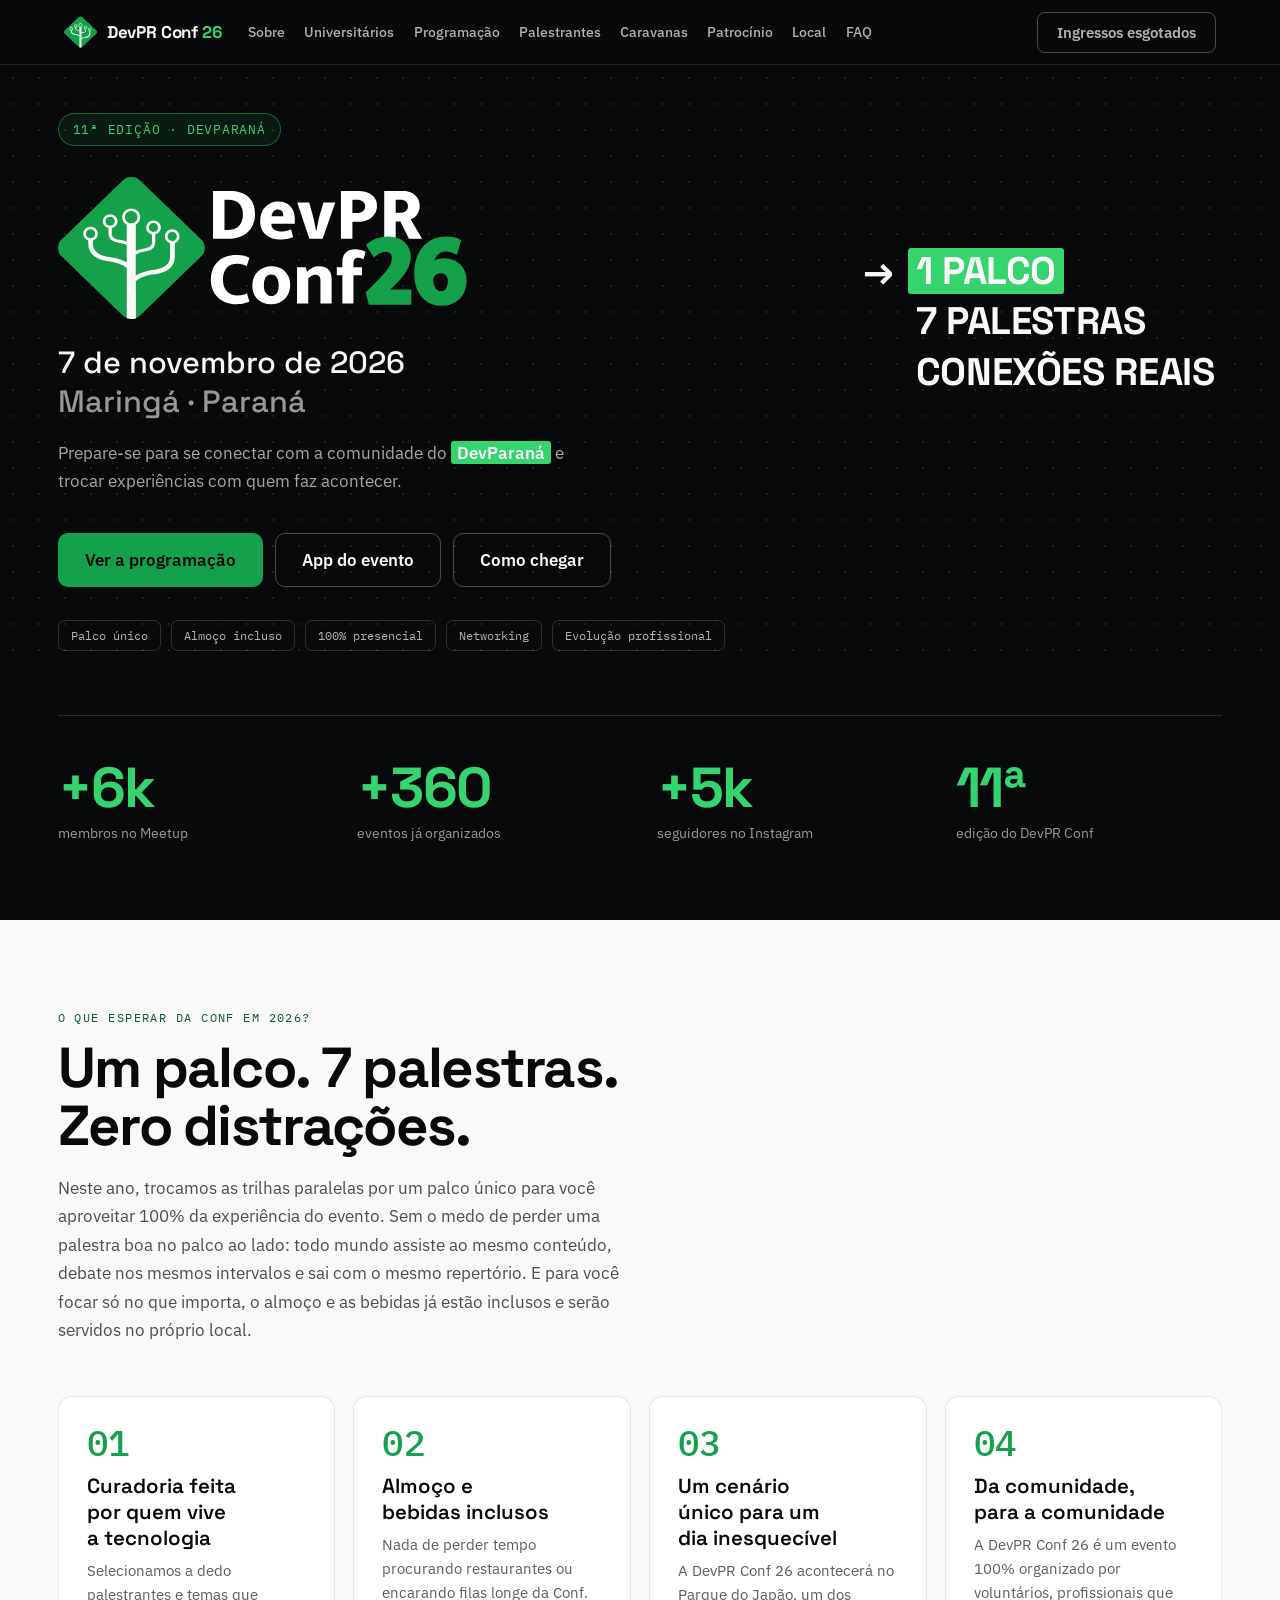
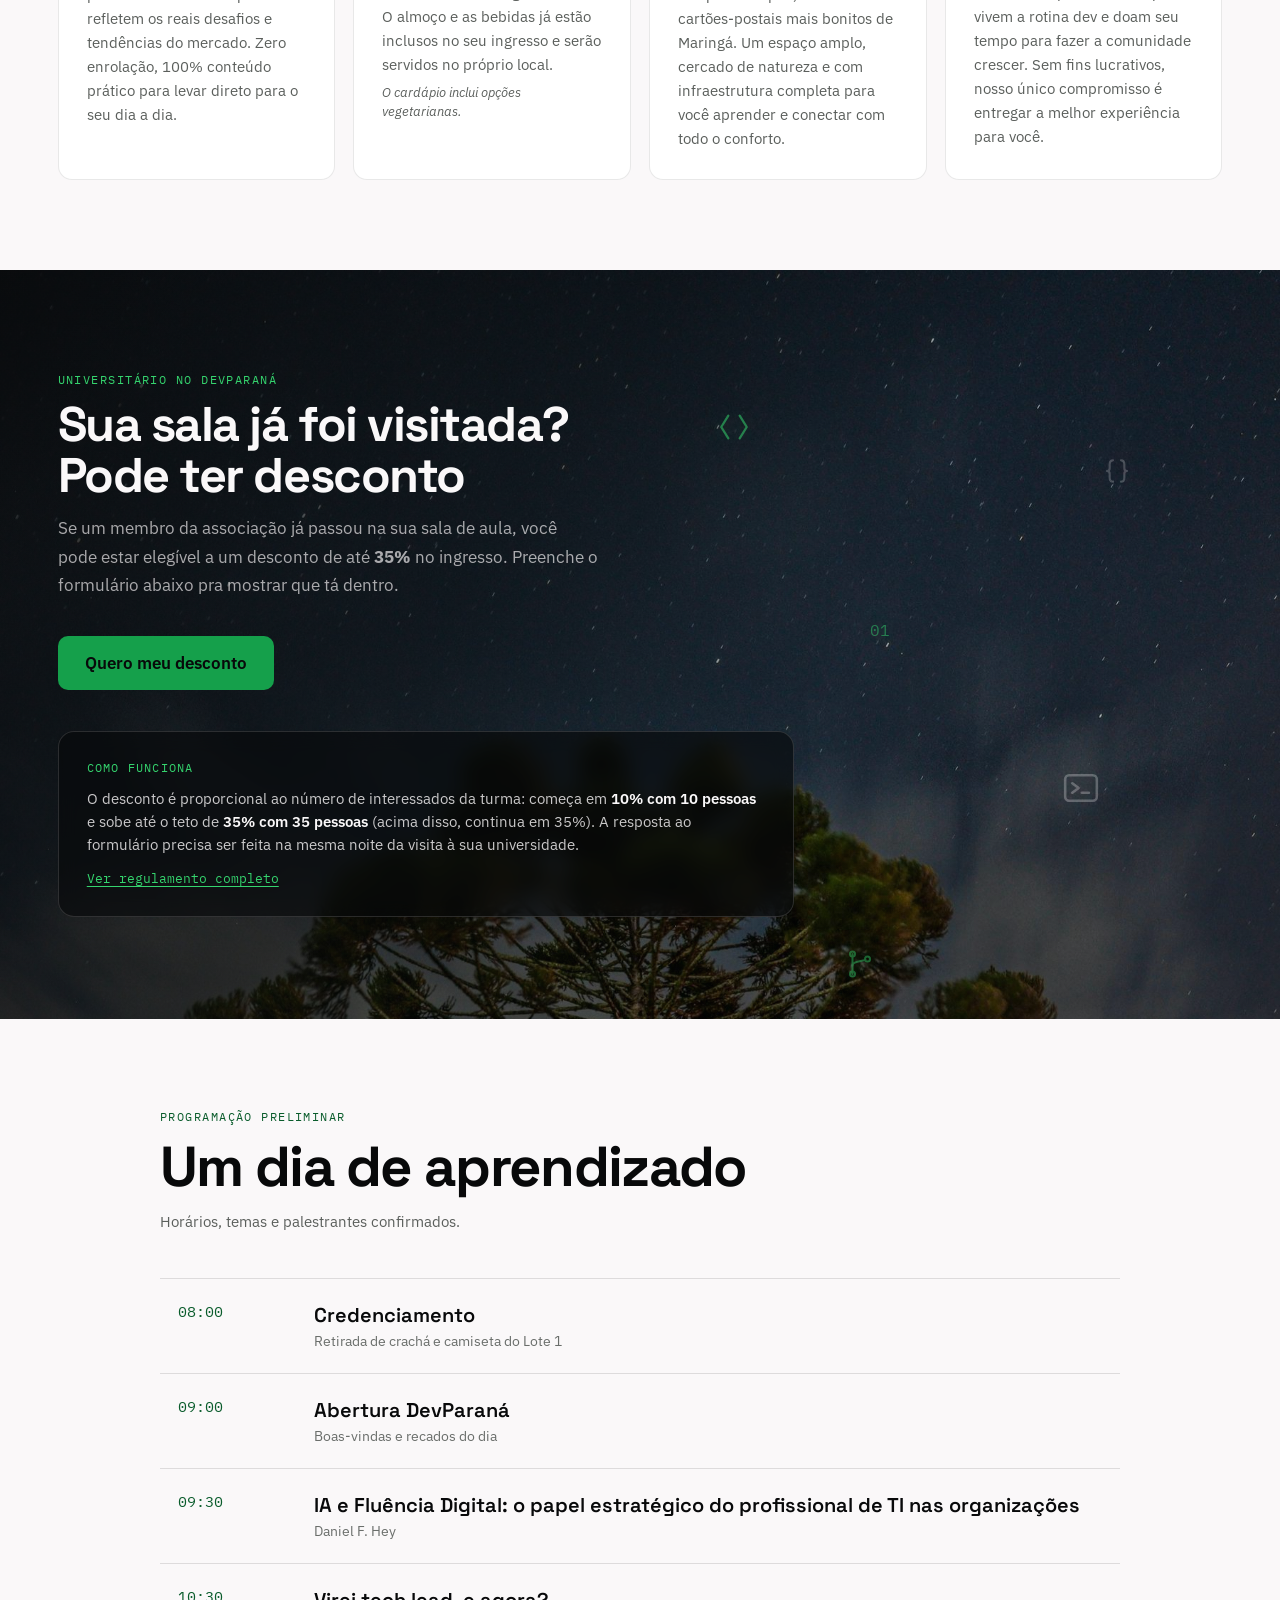
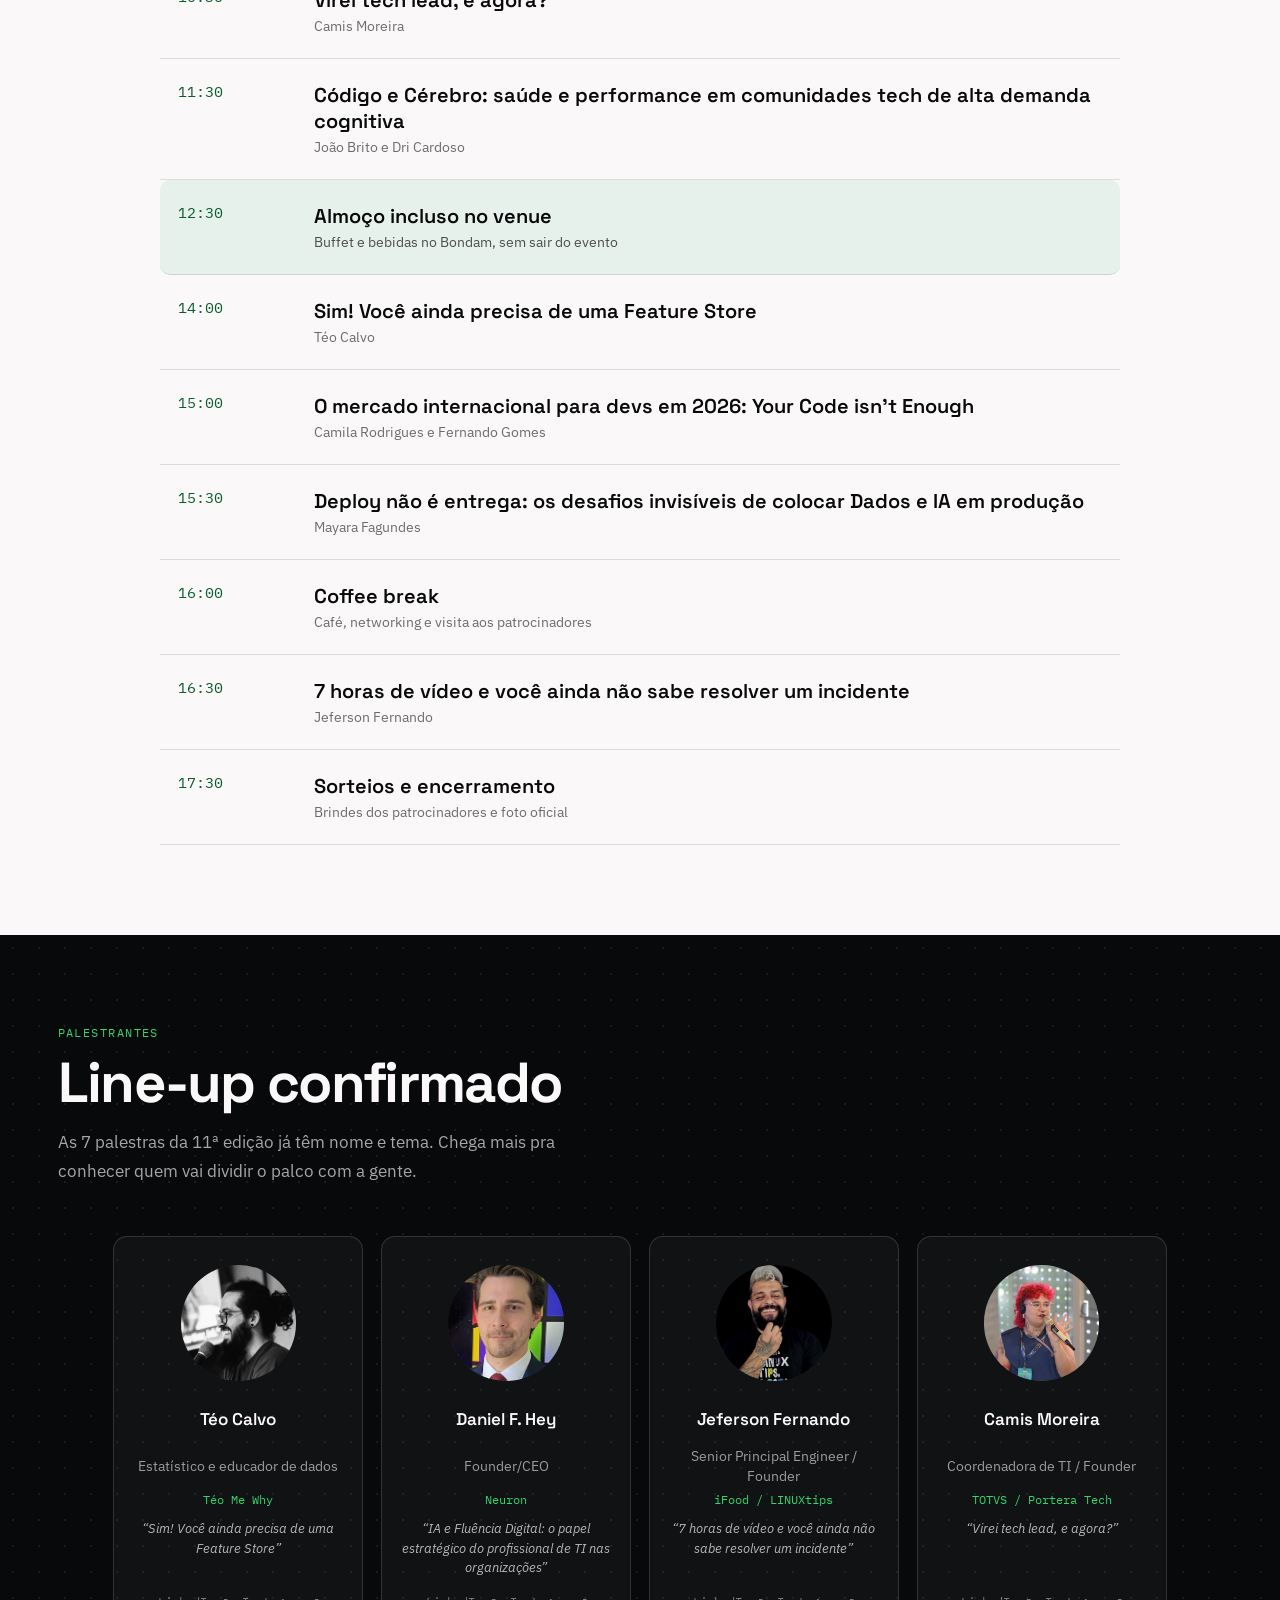
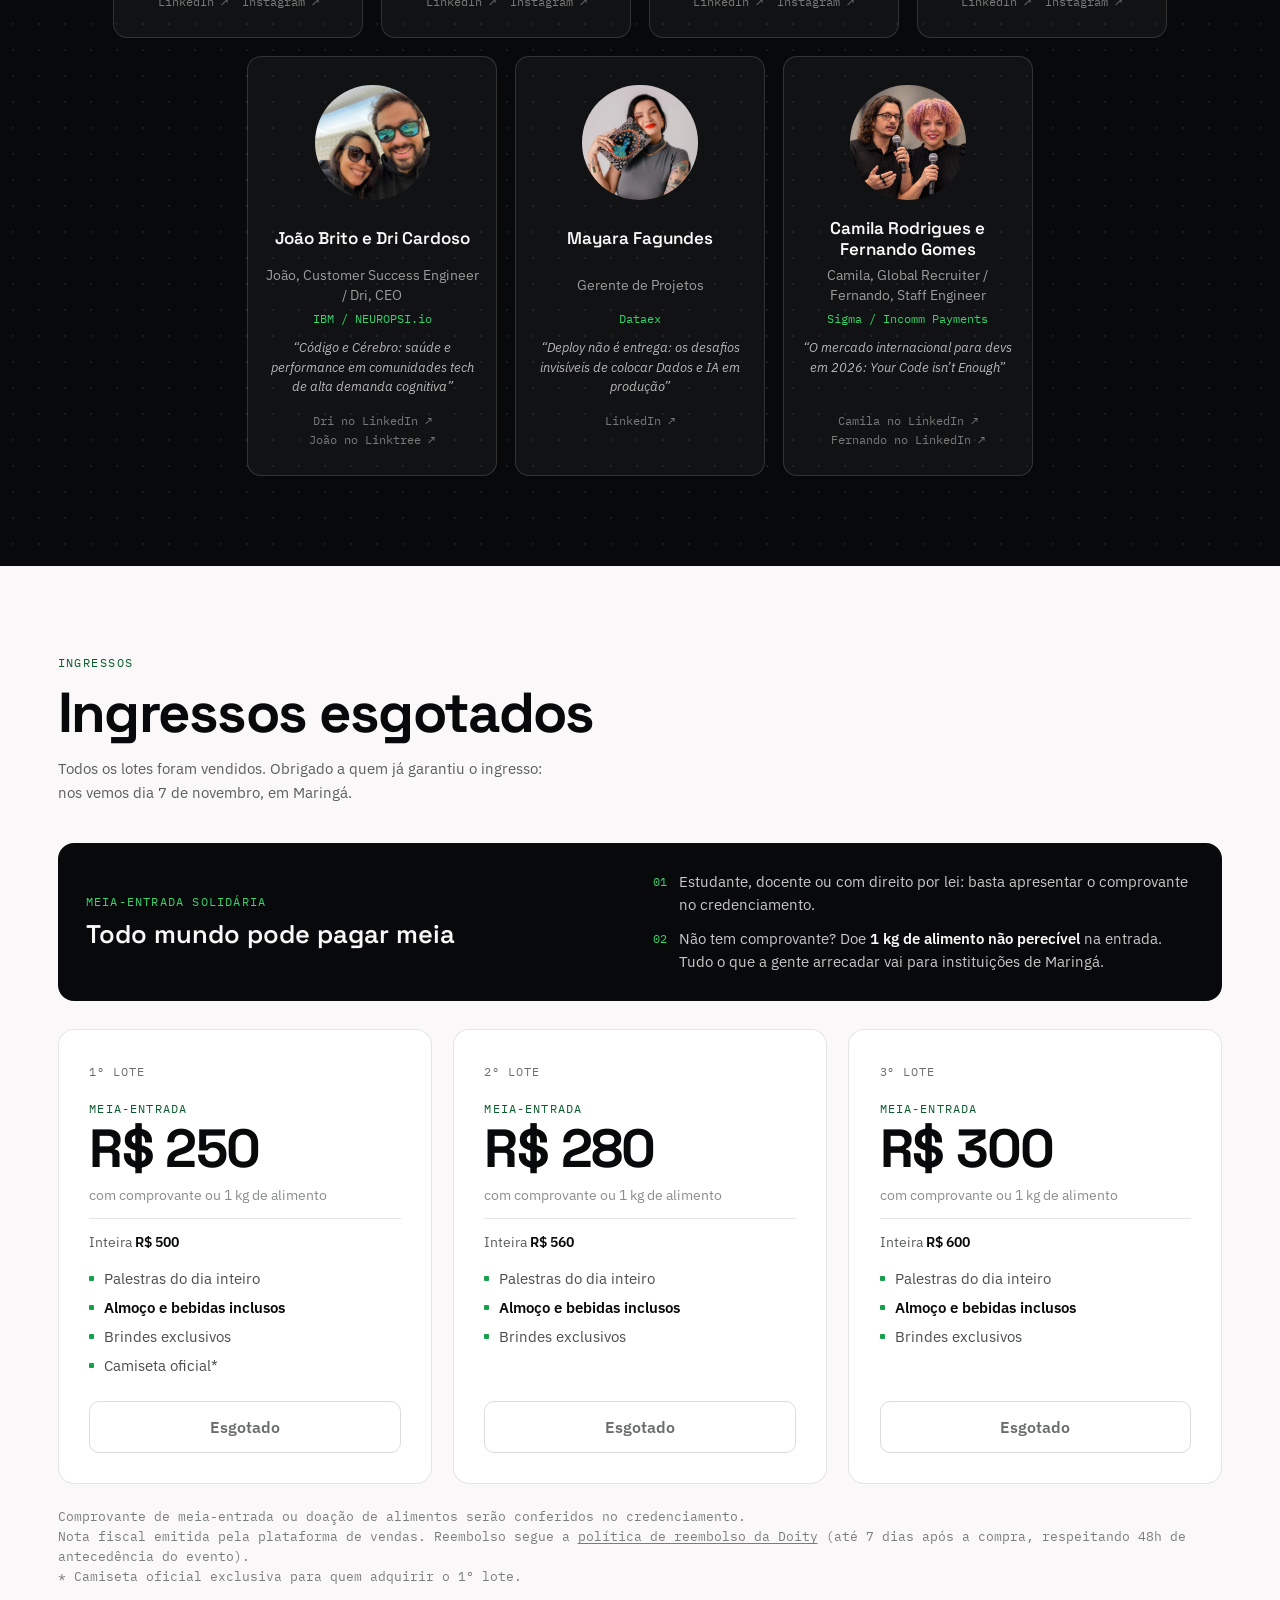
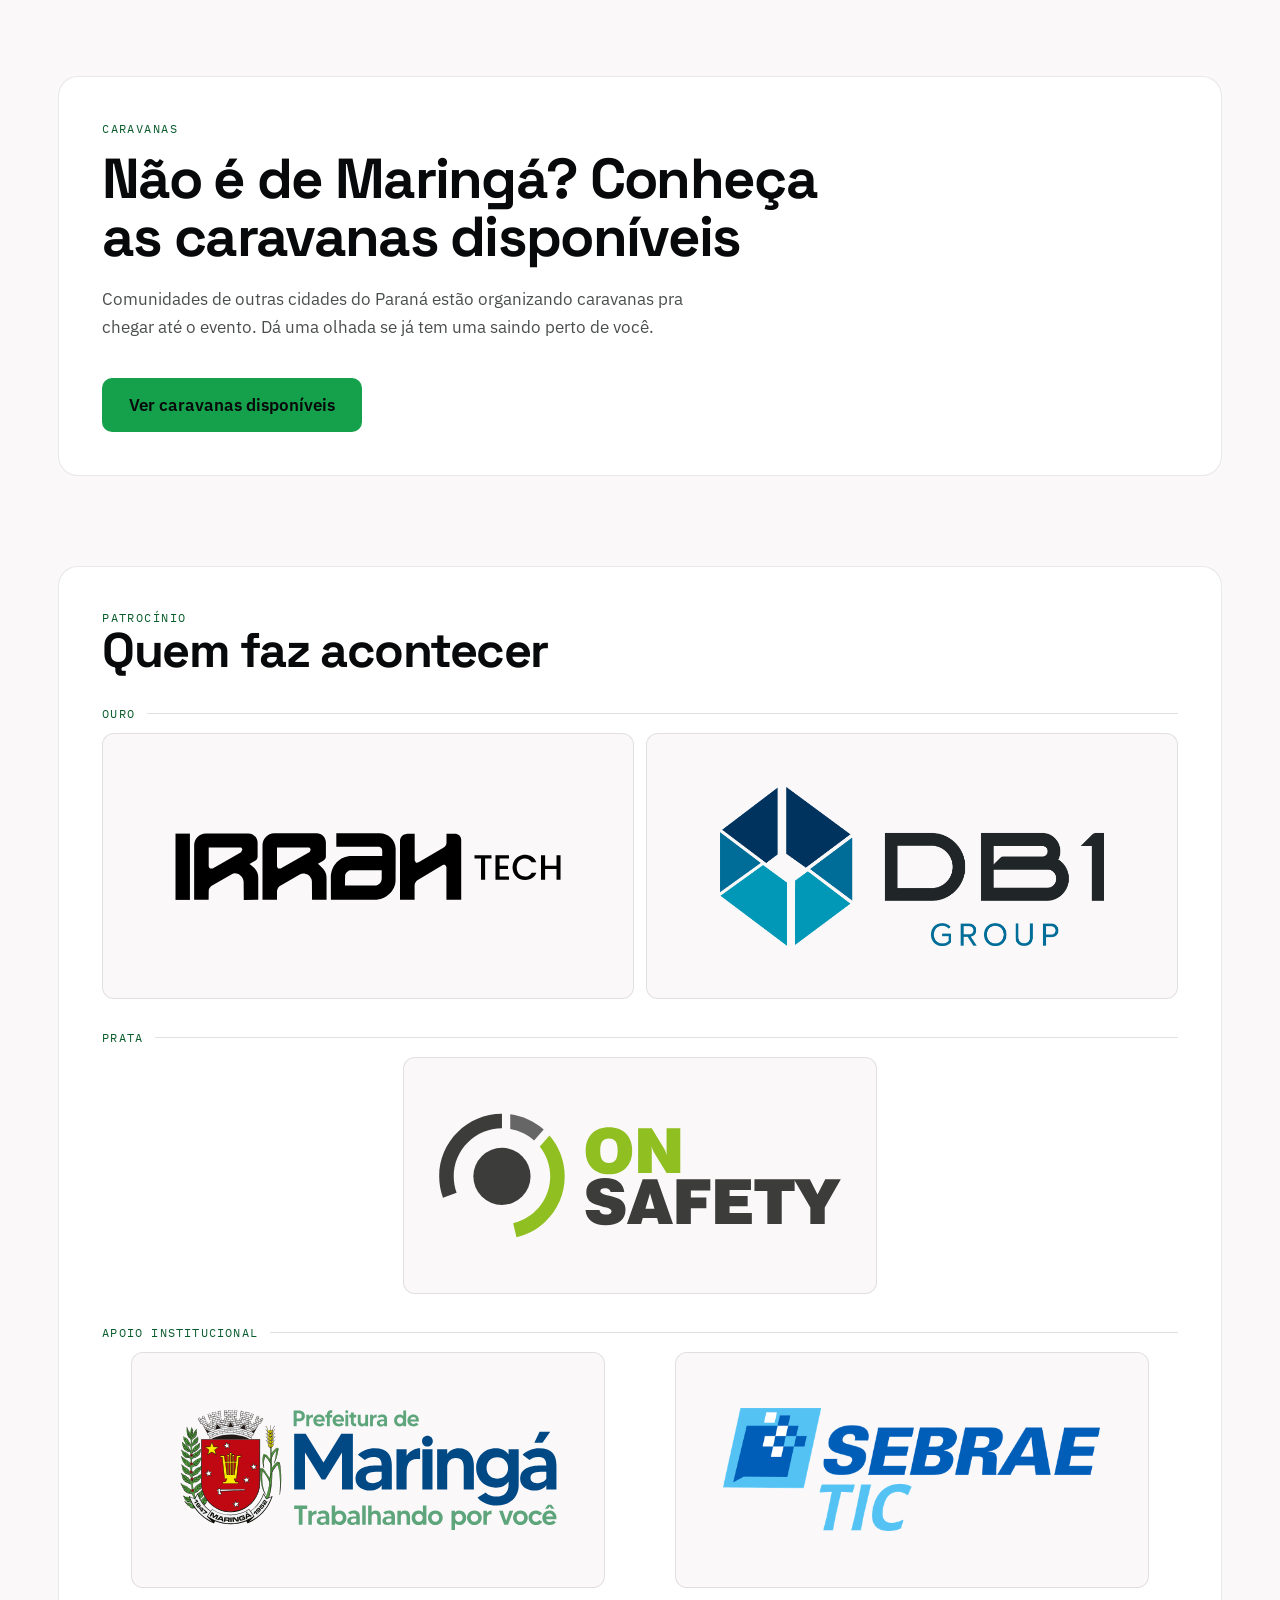
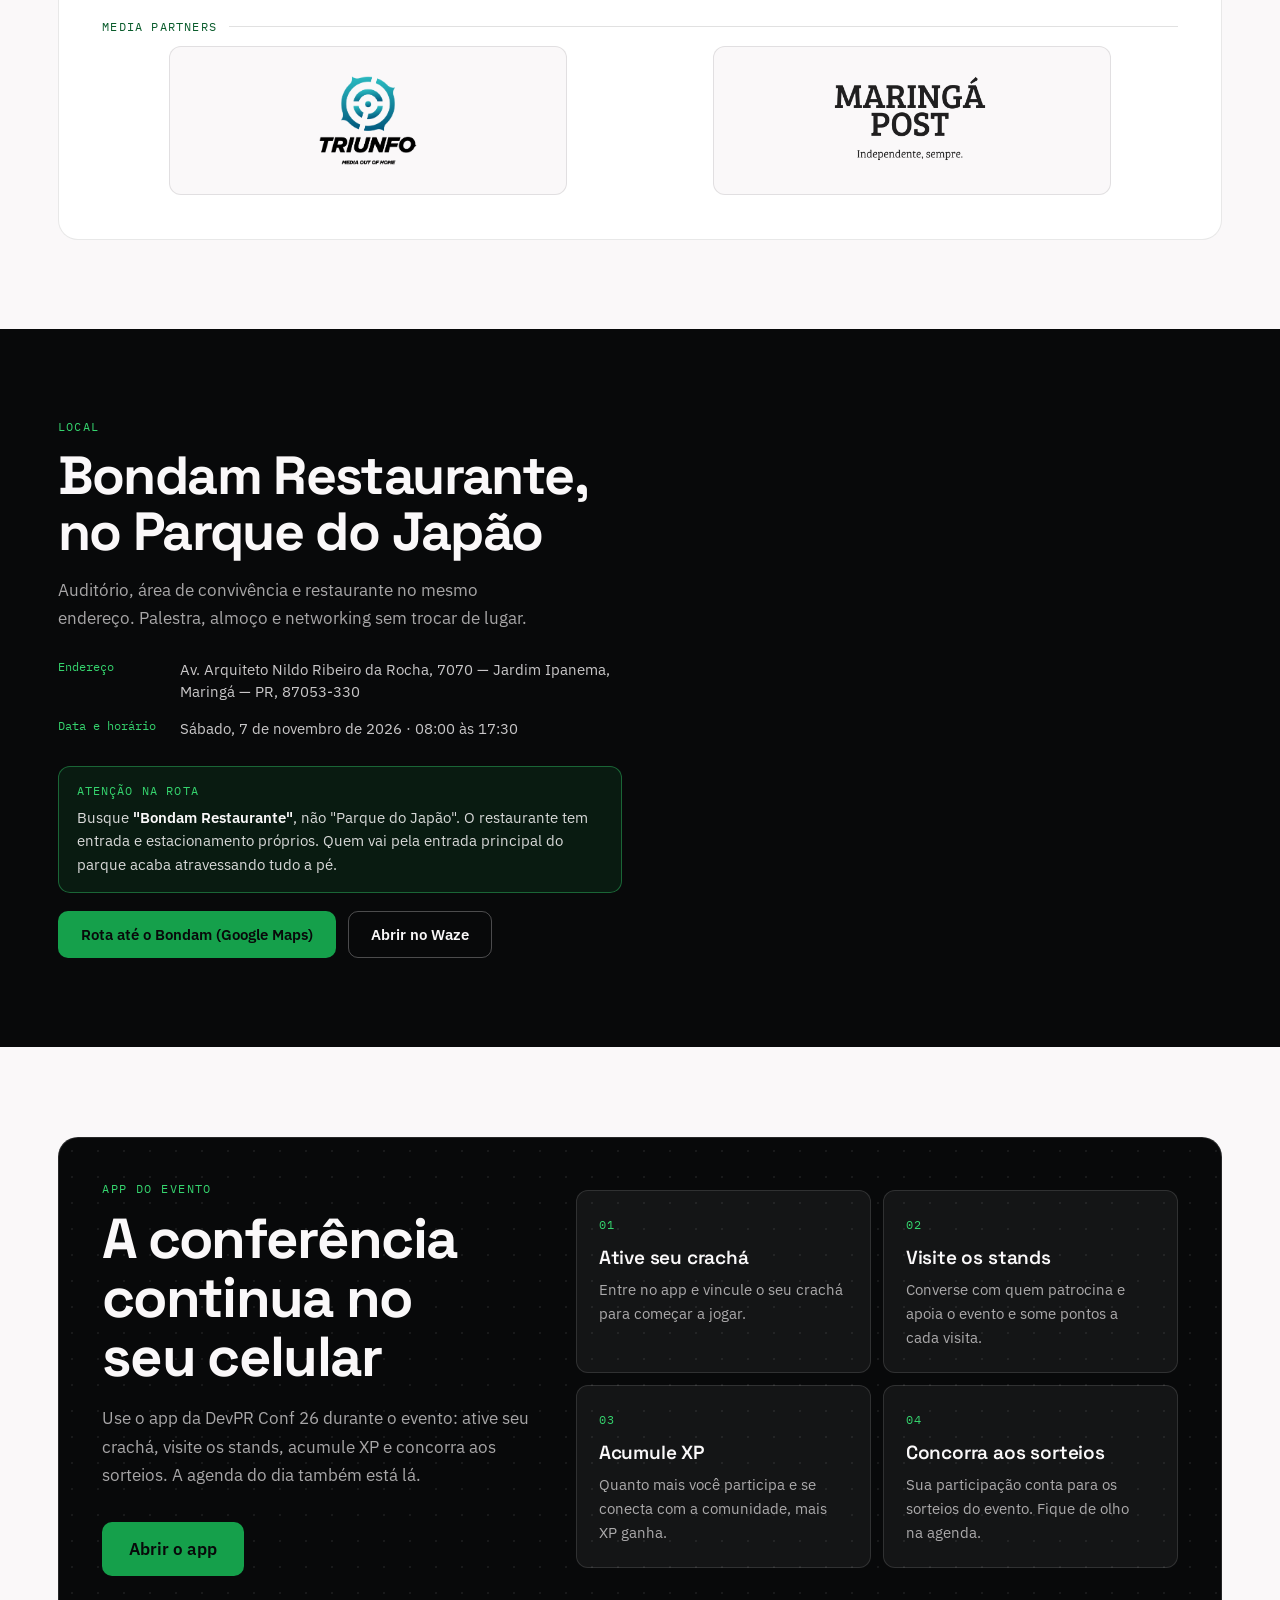
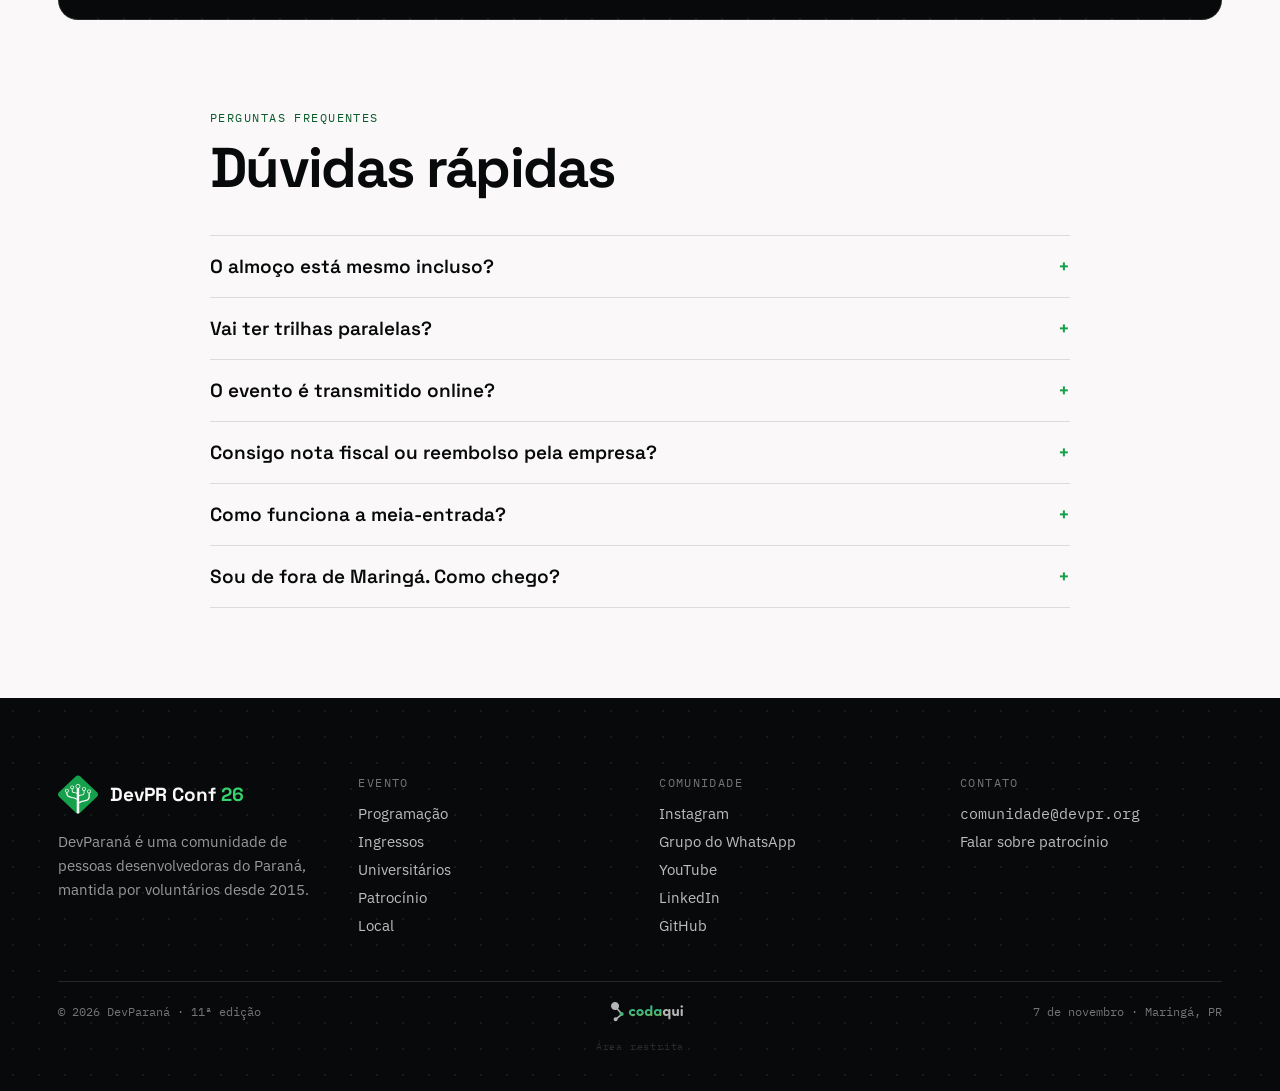
<file: index.html>
<!DOCTYPE html>
<html lang="pt-BR">
<head>
<meta charset="UTF-8">
<meta name="viewport" content="width=device-width, initial-scale=1.0">
<title>DevPR Conf 2026</title>
<meta name="description" content="DevPR Conf 26 — 11ª edição da conferência da comunidade DevParaná. Palco único, almoço incluso. 7 de novembro de 2026, Maringá — PR.">
<link rel="icon" type="image/svg+xml" href="assets/favicon.svg">
<link rel="icon" type="image/png" sizes="180x180" href="assets/apple-touch-icon.png">
<link rel="apple-touch-icon" href="assets/apple-touch-icon.png">

<!-- Pré-visualização ao compartilhar o link (WhatsApp, redes sociais). -->
<meta property="og:type" content="website">
<meta property="og:locale" content="pt_BR">
<meta property="og:url" content="https://devpr.org/">
<meta property="og:title" content="DevPR Conf 26">
<meta property="og:description" content="11ª edição da conferência da comunidade DevParaná. Palco único, almoço incluso. 7 de novembro de 2026, Maringá — PR.">
<meta property="og:image" content="https://devpr.org/assets/og-image.png">
<meta property="og:image:width" content="1200">
<meta property="og:image:height" content="630">
<meta name="twitter:card" content="summary_large_image">
<meta name="twitter:title" content="DevPR Conf 26">
<meta name="twitter:description" content="11ª edição da conferência da comunidade DevParaná. Palco único, almoço incluso. 7 de novembro de 2026, Maringá — PR.">
<meta name="twitter:image" content="https://devpr.org/assets/og-image.png">

<link rel="preconnect" href="https://fonts.googleapis.com">
<link rel="preconnect" href="https://fonts.gstatic.com" crossorigin>
<link href="https://fonts.googleapis.com/css2?family=Space+Grotesk:wght@500;600;700&family=IBM+Plex+Sans:wght@400;500;600&family=IBM+Plex+Mono:wght@400;500&display=swap" rel="stylesheet">

<link rel="stylesheet" href="css/tokens.css">
<link rel="stylesheet" href="css/base.css">
<link rel="stylesheet" href="css/buttons.css">
<link rel="stylesheet" href="css/section.css">
<link rel="stylesheet" href="css/header.css">
<link rel="stylesheet" href="css/hero.css">
<link rel="stylesheet" href="css/stats.css">
<link rel="stylesheet" href="css/sobre.css">
<link rel="stylesheet" href="css/universitarios.css">
<link rel="stylesheet" href="css/programacao.css">
<link rel="stylesheet" href="css/palestrantes.css">
<link rel="stylesheet" href="css/ingressos.css">
<link rel="stylesheet" href="css/patrocinio.css">
<link rel="stylesheet" href="css/local.css">
<link rel="stylesheet" href="css/app.css">
<link rel="stylesheet" href="css/faq.css">
<link rel="stylesheet" href="css/caravanas.css">
<link rel="stylesheet" href="css/footer.css">
</head>
<body>

<header class="header">
  <div class="header__bar">
    <a href="#top" class="header__brand">
      <img src="assets/devpr-logo.svg" alt="DevParaná" class="header__logo">
      <span class="header__wordmark">DevPR Conf <span>26</span></span>
    </a>

    <!-- Navegação e CTA de telas grandes (≥ 900px) -->
    <nav class="header__nav">
      <a href="#sobre">Sobre</a>
      <a href="#universitarios">Universitários</a>
      <a href="#programacao">Programação</a>
      <a href="#palestrantes">Palestrantes</a>
      <a href="#caravanas">Caravanas</a>
      <a href="#patrocinio">Patrocínio</a>
      <a href="#local">Local</a>
      <a href="#faq">FAQ</a>
    </nav>
    <span class="header__cta header__cta--soldout">Ingressos esgotados</span>

    <!-- Ações de telas pequenas (< 900px) -->
    <div class="header__mobile-actions">
      <span class="header__cta--compact header__cta--soldout">Esgotado</span>
      <button type="button" class="header__menu-toggle" aria-label="Abrir menu" aria-expanded="false">
        <span></span>
        <span></span>
        <span></span>
      </button>
    </div>
  </div>

  <!-- Painel do menu mobile -->
  <nav class="header__mobile-nav" hidden>
    <a href="#sobre" class="header__mobile-link">Sobre</a>
    <a href="#universitarios" class="header__mobile-link">Universitários</a>
    <a href="#programacao" class="header__mobile-link">Programação</a>
    <a href="#palestrantes" class="header__mobile-link">Palestrantes</a>
    <a href="#caravanas" class="header__mobile-link">Caravanas</a>
    <a href="#patrocinio" class="header__mobile-link">Patrocínio</a>
    <a href="#local" class="header__mobile-link">Local</a>
    <a href="#faq" class="header__mobile-link header__mobile-link--last">FAQ</a>
  </nav>
</header>

<main>

  <section class="hero" id="top">
    <div class="hero__inner">
      <div class="hero__badge">11ª edição · DevParaná</div>

      <h1 class="hero__lockup">
        <img src="assets/hero-lockup.svg" alt="DevPR Conf 26">
      </h1>

      <p class="hero__date">7 de novembro de 2026<br><span>Maringá · Paraná</span></p>

      <p class="hero__subtitle">Prepare-se para se conectar com a comunidade do <mark class="hero__highlight-mark">DevParaná</mark> e trocar experiências com quem faz acontecer.</p>

      <div class="hero__highlights">
        <p class="hero__highlight-line">
          <span class="hero__highlight-arrow" aria-hidden="true">→</span>
          <span class="hero__highlight-text">1 palco</span>
        </p>
        <p class="hero__highlight-line">
          <span class="hero__highlight-arrow" aria-hidden="true">→</span>
          <span class="hero__highlight-text">7 palestras</span>
        </p>
        <p class="hero__highlight-line hero__highlight-line--active">
          <span class="hero__highlight-arrow" aria-hidden="true">→</span>
          <span class="hero__highlight-text">conexões reais</span>
        </p>
      </div>

      <div class="hero__actions">
        <a href="#programacao" class="btn btn--primary">Ver a programação</a>
        <a href="#app" class="btn btn--outline">App do evento</a>
        <a href="#local" class="btn btn--outline">Como chegar</a>
      </div>

      <div class="hero__chips">
        <span class="hero__chip">Palco único</span>
        <span class="hero__chip">Almoço incluso</span>
        <span class="hero__chip">100% presencial</span>
        <span class="hero__chip">Networking</span>
        <span class="hero__chip">Evolução profissional</span>
      </div>
    </div>
  </section>

  <section class="stats">
    <div class="stats__inner">
      <div>
        <div class="stats__value">+6k</div>
        <div class="stats__label">membros no Meetup</div>
      </div>
      <div>
        <div class="stats__value">+360</div>
        <div class="stats__label">eventos já organizados</div>
      </div>
      <div>
        <div class="stats__value">+5k</div>
        <div class="stats__label">seguidores no Instagram</div>
      </div>
      <div>
        <div class="stats__value">11ª</div>
        <div class="stats__label">edição do DevPR Conf</div>
      </div>
    </div>
  </section>

  <section class="sobre" id="sobre">
    <div class="sobre__inner">
      <div class="eyebrow">O que esperar da conf em 2026?</div>
      <h2 class="section-heading sobre__heading">Um palco. 7 palestras. Zero distrações.</h2>
      <p class="section-lead">Neste ano, trocamos as trilhas paralelas por um palco único para você aproveitar 100% da experiência do evento. Sem o medo de perder uma palestra boa no palco ao lado: todo mundo assiste ao mesmo conteúdo, debate nos mesmos intervalos e sai com o mesmo repertório. E para você focar só no que importa, o almoço e as bebidas já estão inclusos e serão servidos no próprio local.</p>

      <div class="sobre__grid">
        <div class="sobre__card">
          <div class="sobre__card-number">01</div>
          <h3 class="sobre__card-title">Curadoria feita por quem vive a tecnologia</h3>
          <p class="sobre__card-text">Selecionamos a dedo palestrantes e temas que refletem os reais desafios e tendências do mercado. Zero enrolação, 100% conteúdo prático para levar direto para o seu dia a dia.</p>
        </div>
        <div class="sobre__card">
          <div class="sobre__card-number">02</div>
          <h3 class="sobre__card-title">Almoço e bebidas inclusos</h3>
          <p class="sobre__card-text">Nada de perder tempo procurando restaurantes ou encarando filas longe da Conf. O almoço e as bebidas já estão inclusos no seu ingresso e serão servidos no próprio local.</p>
          <p class="sobre__card-note">O cardápio inclui opções vegetarianas.</p>
        </div>
        <div class="sobre__card">
          <div class="sobre__card-number">03</div>
          <h3 class="sobre__card-title">Um cenário único para um dia inesquecível</h3>
          <p class="sobre__card-text">A DevPR Conf 26 acontecerá no Parque do Japão, um dos cartões-postais mais bonitos de Maringá. Um espaço amplo, cercado de natureza e com infraestrutura completa para você aprender e conectar com todo o conforto.</p>
        </div>
        <div class="sobre__card">
          <div class="sobre__card-number">04</div>
          <h3 class="sobre__card-title">Da comunidade, para a comunidade</h3>
          <p class="sobre__card-text">A DevPR Conf 26 é um evento 100% organizado por voluntários, profissionais que vivem a rotina dev e doam seu tempo para fazer a comunidade crescer. Sem fins lucrativos, nosso único compromisso é entregar a melhor experiência para você.</p>
        </div>
      </div>
    </div>
  </section>

  <!-- Fundo: araucária contra o céu estrelado (assets/universitarios/araucaria-night.jpg).
       Parallax em camadas via JS (initParallax() em js/main.js): a foto e os
       ícones SVG têm cada um seu próprio data-depth e se movem em
       velocidades diferentes conforme a rolagem, todos relativos à própria
       seção (nada de background-attachment: fixed, que posiciona em relação
       à janela do navegador e fica imprevisível). -->
  <section class="universitarios" id="universitarios">
    <img class="universitarios__bg" data-depth="0.14" src="assets/universitarios/araucaria-night.jpg" alt="" aria-hidden="true">
    <div class="universitarios__overlay" aria-hidden="true"></div>
    <div class="universitarios__parallax" aria-hidden="true">
      <svg class="universitarios__icon universitarios__icon--brackets" data-depth="0.1" viewBox="0 0 24 24" fill="none" stroke="currentColor" stroke-width="1.6" stroke-linecap="round" stroke-linejoin="round"><polyline points="8 4 3 12 8 20"/><polyline points="16 4 21 12 16 20"/></svg>
      <svg class="universitarios__icon universitarios__icon--terminal" data-depth="0.18" viewBox="0 0 24 24" fill="none" stroke="currentColor" stroke-width="1.6" stroke-linecap="round" stroke-linejoin="round"><rect x="2" y="4" width="20" height="16" rx="2.5"/><polyline points="6.5 9 10.5 12 6.5 15"/><line x1="12.5" y1="15" x2="17" y2="15"/></svg>
      <svg class="universitarios__icon universitarios__icon--branch" data-depth="0.13" viewBox="0 0 24 24" fill="none" stroke="currentColor" stroke-width="1.6" stroke-linecap="round" stroke-linejoin="round"><line x1="6" y1="4" x2="6" y2="20"/><circle cx="6" cy="4" r="2"/><circle cx="6" cy="20" r="2"/><circle cx="18" cy="8" r="2"/><path d="M6 13 C6 9.5 14 10 16.3 8.6"/></svg>
      <svg class="universitarios__icon universitarios__icon--braces" data-depth="0.22" viewBox="0 0 24 24" fill="none" stroke="currentColor" stroke-width="1.6" stroke-linecap="round" stroke-linejoin="round"><path d="M9 4c-2 0-2.5 1-2.5 3v3c0 1.3-.5 2-2 2 1.5 0 2 .7 2 2v3c0 2 .5 3 2.5 3"/><path d="M15 4c2 0 2.5 1 2.5 3v3c0 1.3.5 2 2 2-1.5 0-2 .7-2 2v3c0 2-.5 3-2.5 3"/></svg>
      <svg class="universitarios__icon universitarios__icon--binary" data-depth="0.15" viewBox="0 0 40 20" fill="none"><text x="0" y="16" font-family="var(--font-mono)" font-size="16" fill="currentColor">01</text></svg>
    </div>

    <div class="universitarios__inner">
      <div class="eyebrow eyebrow--on-dark universitarios__eyebrow">Universitário no DevParaná</div>
      <h2 class="section-heading section-heading--on-dark universitarios__heading">Sua sala já foi visitada? Pode ter desconto</h2>
      <p class="section-lead section-lead--on-dark universitarios__lead">Se um membro da associação já passou na sua sala de aula, você pode estar elegível a um desconto de até <strong>35%</strong> no ingresso. Preenche o formulário abaixo pra mostrar que tá dentro.</p>

      <div class="universitarios__buttons">
        <a href="https://forms.gle/p4Z9wdMQcYY4WRdY9" target="_blank" rel="noopener" class="btn btn--primary universitarios__button">Quero meu desconto</a>
      </div>

      <div class="universitarios__how">
        <div class="universitarios__how-eyebrow">Como funciona</div>
        <p class="universitarios__how-text">O desconto é proporcional ao número de interessados da turma: começa em <strong>10% com 10 pessoas</strong> e sobe até o teto de <strong>35% com 35 pessoas</strong> (acima disso, continua em 35%). A resposta ao formulário precisa ser feita na mesma noite da visita à sua universidade.</p>
        <button type="button" class="universitarios__rules-link" data-rules-open>Ver regulamento completo</button>
      </div>
    </div>
  </section>

  <dialog class="rules-modal" id="universitarios-rules">
    <form method="dialog" class="rules-modal__inner">
      <button type="submit" class="rules-modal__close" aria-label="Fechar regulamento">&times;</button>

      <div class="eyebrow eyebrow--on-dark">Regulamento</div>
      <h2 class="rules-modal__heading">Desconto universitário</h2>

      <ol class="rules-modal__rules">
        <li class="rules-modal__rule">
          <h3 class="rules-modal__rule-title">1. Prazo de resposta</h3>
          <p class="rules-modal__rule-text">A resposta ao formulário de interesse precisa ser feita na mesma noite em que um membro da associação visitar a sua sala. Respostas fora da data da visita da sua instituição não são consideradas.</p>
          <ul class="rules-modal__calendar">
            <li><span>UniCive</span><span>19/10 e 26/10</span></li>
            <li><span>Unicesumar</span><span>20/10 a 29/10</span></li>
            <li><span>Senac</span><span>30/10</span></li>
          </ul>
        </li>
        <li class="rules-modal__rule">
          <h3 class="rules-modal__rule-title">2. Desconto proporcional</h3>
          <p class="rules-modal__rule-text">O desconto sobe junto com o número de interessados da turma: mínimo de <strong>10 pessoas para 10%</strong>, até o teto de <strong>35 pessoas para 35%</strong> (a cada interessado a mais, o desconto sobe 1 ponto percentual). Depois de atingir 35 interessados, o desconto permanece fixo em 35%.</p>
        </li>
        <li class="rules-modal__rule">
          <h3 class="rules-modal__rule-title">3. Não transferível</h3>
          <p class="rules-modal__rule-text">O desconto é pessoal e intransferível pra outra pessoa. Pra garantir o seu, é necessário informar RA, turma e e-mail acadêmico no formulário.</p>
        </li>
      </ol>
    </form>
  </dialog>

  <section class="programacao" id="programacao">
    <div class="programacao__inner">
      <div class="eyebrow">Programação preliminar</div>
      <h2 class="section-heading">Um dia de aprendizado</h2>
      <p class="programacao__lead">Horários, temas e palestrantes confirmados.</p>

      <!-- Preenchido via JS (js/main.js) a partir de data/schedule.json -->
      <div class="programacao__list"></div>
    </div>
  </section>

  <section class="palestrantes" id="palestrantes">
    <div class="palestrantes__inner">
      <div class="eyebrow eyebrow--on-dark">Palestrantes</div>

      <!-- Heading e texto de apoio ficam sempre; os cards abaixo saem de
           data/speakers.json. Sem nenhum confirmado, ficam só o heading e o texto. -->
      <h2 class="section-heading section-heading--on-dark palestrantes__heading">Line-up confirmado</h2>
      <p class="section-lead section-lead--on-dark palestrantes__lead">As 7 palestras da 11ª edição já têm nome e tema. Chega mais pra conhecer quem vai dividir o palco com a gente.</p>

      <!-- Primeiros nomes confirmados, preenchido via JS (js/main.js) a partir de data/speakers.json -->
      <div class="palestrantes__cards"></div>
    </div>
  </section>

  <section class="ingressos" id="ingressos">
    <div class="ingressos__inner">
      <div class="eyebrow">Ingressos</div>
      <h2 class="section-heading">Ingressos esgotados</h2>
      <p class="ingressos__lead">Todos os lotes foram vendidos. Obrigado a quem já garantiu o ingresso: nos vemos dia 7 de novembro, em Maringá.</p>

      <div class="ingressos__half">
        <div>
          <div class="ingressos__half-eyebrow">Meia-entrada solidária</div>
          <div class="ingressos__half-title">Todo mundo pode pagar meia</div>
        </div>
        <div class="ingressos__half-ways">
          <div class="ingressos__half-way">
            <span class="ingressos__half-way-number">01</span>
            <span class="ingressos__half-way-text">Estudante, docente ou com direito por lei: basta apresentar o comprovante no credenciamento.</span>
          </div>
          <div class="ingressos__half-way">
            <span class="ingressos__half-way-number">02</span>
            <span class="ingressos__half-way-text">Não tem comprovante? Doe <strong>1 kg de alimento não perecível</strong> na entrada. Tudo o que a gente arrecadar vai para instituições de Maringá.</span>
          </div>
        </div>
      </div>

      <div class="ingressos__tiers">
        <div class="ingressos__tier">
          <div class="ingressos__tier-header">
            <span class="ingressos__tier-label">1º lote</span>
          </div>
          <div class="ingressos__tier-kind">Meia-entrada</div>
          <div class="ingressos__tier-price">R$ 250</div>
          <div class="ingressos__tier-note">com comprovante ou 1 kg de alimento</div>
          <div class="ingressos__tier-full">Inteira <strong>R$ 500</strong></div>
          <ul class="ingressos__tier-list">
            <li>Palestras do dia inteiro</li>
            <li data-highlight>Almoço e bebidas inclusos</li>
            <li>Brindes exclusivos</li>
            <li>Camiseta oficial*</li>
          </ul>
          <div class="ingressos__tier-cta ingressos__tier-cta--disabled">Esgotado</div>
        </div>

        <div class="ingressos__tier">
          <div class="ingressos__tier-header">
            <span class="ingressos__tier-label">2º lote</span>
          </div>
          <div class="ingressos__tier-kind">Meia-entrada</div>
          <div class="ingressos__tier-price">R$ 280</div>
          <div class="ingressos__tier-note">com comprovante ou 1 kg de alimento</div>
          <div class="ingressos__tier-full">Inteira <strong>R$ 560</strong></div>
          <ul class="ingressos__tier-list">
            <li>Palestras do dia inteiro</li>
            <li data-highlight>Almoço e bebidas inclusos</li>
            <li>Brindes exclusivos</li>
          </ul>
          <div class="ingressos__tier-cta ingressos__tier-cta--disabled">Esgotado</div>
        </div>

        <div class="ingressos__tier">
          <div class="ingressos__tier-header">
            <span class="ingressos__tier-label">3º lote</span>
          </div>
          <div class="ingressos__tier-kind">Meia-entrada</div>
          <div class="ingressos__tier-price">R$ 300</div>
          <div class="ingressos__tier-note">com comprovante ou 1 kg de alimento</div>
          <div class="ingressos__tier-full">Inteira <strong>R$ 600</strong></div>
          <ul class="ingressos__tier-list">
            <li>Palestras do dia inteiro</li>
            <li data-highlight>Almoço e bebidas inclusos</li>
            <li>Brindes exclusivos</li>
          </ul>
          <div class="ingressos__tier-cta ingressos__tier-cta--disabled">Esgotado</div>
        </div>
      </div>

      <p class="ingressos__note">Comprovante de meia-entrada ou doação de alimentos serão conferidos no credenciamento.<br>Nota fiscal emitida pela plataforma de vendas. Reembolso segue a <a href="https://ajuda.doity.com.br/pt-br/article/politica-de-reembolso-da-doity-171z7nj/" target="_blank" rel="noopener">política de reembolso da Doity</a> (até 7 dias após a compra, respeitando 48h de antecedência do evento).<br>* Camiseta oficial exclusiva para quem adquirir o 1º lote.</p>
    </div>
  </section>

  <section class="caravanas" id="caravanas">
    <div class="caravanas__inner">
      <div class="eyebrow">Caravanas</div>
      <h2 class="section-heading caravanas__heading">Não é de Maringá? Conheça as caravanas disponíveis</h2>
      <p class="section-lead caravanas__lead">Comunidades de outras cidades do Paraná estão organizando caravanas pra chegar até o evento. Dá uma olhada se já tem uma saindo perto de você.</p>
      <a href="https://linktr.ee/developerparana" target="_blank" rel="noopener" class="btn btn--primary caravanas__button">Ver caravanas disponíveis</a>
    </div>
  </section>

  <section class="patrocinio" id="patrocinio">
    <div class="patrocinio__card">
      <div class="eyebrow">Patrocínio</div>

      <!-- Estado "em breve": mostrado quando data/sponsors.json não tem patrocinadores -->
      <div class="patrocinio__state" data-state="em-breve">
        <div class="patrocinio__grid">
          <div>
            <h2 class="patrocinio__heading patrocinio__heading--flush">Seja patrocinador ou apoiador da 11ª edição do DevPR Conf 26</h2>
            <p class="patrocinio__text">As primeiras marcas a entrar aparecem em tudo desde o anúncio do line-up: site, palco, camiseta e redes. Como o evento tem um palco só, a plateia também é uma só. Sua marca é vista por todo mundo que está lá.</p>
            <div class="patrocinio__actions">
              <a href="#" data-link="contact-email" class="btn btn--primary btn--sm">Quero patrocinar</a>
              <!-- Escondido por enquanto até ter o PDF pronto; remova o "hidden" pra reativar -->
              <span class="patrocinio__kit-note" hidden>kit de patrocínio (PDF) — link a definir</span>
            </div>
          </div>
          <div class="patrocinio__tiers-summary">
            <div class="patrocinio__tier-row">
              <span class="patrocinio__tier-row-name">Ouro</span>
              <span class="patrocinio__tier-row-count">5 vagas</span>
            </div>
            <div class="patrocinio__tier-row">
              <span class="patrocinio__tier-row-name">Prata</span>
              <span class="patrocinio__tier-row-count">a definir</span>
            </div>
          </div>
        </div>

        <div class="patrocinio__confirmed">
          <div class="patrocinio__confirmed-header">
            <h3 class="patrocinio__confirmed-title">Patrocinadores confirmados</h3>
            <span class="patrocinio__confirmed-note">duas categorias em 2026 · Ouro e Prata</span>
          </div>
          <div class="patrocinio__groups">
            <div>
              <div class="patrocinio__group-header">
                <span class="patrocinio__group-label">Ouro</span>
                <span class="patrocinio__group-line"></span>
              </div>
              <div class="patrocinio__slots patrocinio__slots--ouro">
                <div class="patrocinio__slot"><span>vaga aberta</span></div>
                <div class="patrocinio__slot"><span>vaga aberta</span></div>
                <div class="patrocinio__slot"><span>vaga aberta</span></div>
                <div class="patrocinio__slot"><span>vaga aberta</span></div>
                <div class="patrocinio__slot"><span>vaga aberta</span></div>
              </div>
            </div>
            <div>
              <div class="patrocinio__group-header">
                <span class="patrocinio__group-label">Prata</span>
                <span class="patrocinio__group-line"></span>
              </div>
              <div class="patrocinio__slots patrocinio__slots--prata">
                <div class="patrocinio__slot"><span>vaga</span></div>
                <div class="patrocinio__slot"><span>vaga</span></div>
                <div class="patrocinio__slot"><span>vaga</span></div>
                <div class="patrocinio__slot"><span>vaga</span></div>
                <div class="patrocinio__slot"><span>vaga</span></div>
                <div class="patrocinio__slot"><span>vaga</span></div>
              </div>
            </div>
          </div>
        </div>
      </div>

      <!-- Estado populado: preenchido via JS (js/main.js) a partir de data/sponsors.json -->
      <div class="patrocinio__state" data-state="populado" hidden>
        <h2 class="patrocinio__heading">Quem faz acontecer</h2>
        <div class="patrocinio__groups patrocinio__groups--populated"></div>
      </div>
    </div>
  </section>

  <section class="local" id="local">
    <div class="local__inner">
      <div>
        <div class="eyebrow eyebrow--on-dark">Local</div>
        <h2 class="local__heading">Bondam Restaurante, no Parque do Japão</h2>
        <p class="local__lead">Auditório, área de convivência e restaurante no mesmo endereço. Palestra, almoço e networking sem trocar de lugar.</p>

        <div class="local__facts">
          <div class="local__fact">
            <span class="local__fact-label">Endereço</span>
            <span class="local__fact-value">Av. Arquiteto Nildo Ribeiro da Rocha, 7070 — Jardim Ipanema, Maringá — PR, 87053-330</span>
          </div>
          <div class="local__fact">
            <span class="local__fact-label">Data e horário</span>
            <span class="local__fact-value">Sábado, 7 de novembro de 2026 · 08:00 às 17:30</span>
          </div>
        </div>

        <div class="local__callout">
          <div class="local__callout-eyebrow">Atenção na rota</div>
          <p class="local__callout-text">Busque <strong>"Bondam Restaurante"</strong>, não "Parque do Japão". O restaurante tem entrada e estacionamento próprios. Quem vai pela entrada principal do parque acaba atravessando tudo a pé.</p>
        </div>

        <div class="local__actions">
          <a href="https://maps.app.goo.gl/dLCr2EqY7H3UvpYe8" target="_blank" rel="noopener" class="btn btn--primary">Rota até o Bondam (Google Maps)</a>
          <a href="https://waze.com/ul?q=Bondam%20Restaurante%20Maring%C3%A1" target="_blank" rel="noopener" class="btn btn--outline">Abrir no Waze</a>
        </div>
      </div>

      <iframe
        class="local__map"
        title="Mapa com a localização do Bondam Restaurante"
        src="https://www.google.com/maps?q=Bondam+Restaurante+%7C+Parque+do+Jap%C3%A3o&z=17&output=embed"
        loading="lazy"
        referrerpolicy="no-referrer-when-downgrade"
      ></iframe>
    </div>
  </section>

  <section class="app" id="app">
    <div class="app__inner">
      <div class="app__intro">
        <div class="eyebrow">App do evento</div>
        <h2 class="section-heading app__heading">A conferência continua no seu celular</h2>
        <p class="section-lead app__lead">Use o app da DevPR Conf 26 durante o evento: ative seu crachá, visite os stands, acumule XP e concorra aos sorteios. A agenda do dia também está lá.</p>
        <a href="https://devpr2026.kimi.pro" target="_blank" rel="noopener" class="btn btn--primary app__button">Abrir o app</a>
      </div>

      <div class="app__steps">
        <div class="app__step">
          <span class="app__step-number">01</span>
          <h3 class="app__step-title">Ative seu crachá</h3>
          <p class="app__step-text">Entre no app e vincule o seu crachá para começar a jogar.</p>
        </div>
        <div class="app__step">
          <span class="app__step-number">02</span>
          <h3 class="app__step-title">Visite os stands</h3>
          <p class="app__step-text">Converse com quem patrocina e apoia o evento e some pontos a cada visita.</p>
        </div>
        <div class="app__step">
          <span class="app__step-number">03</span>
          <h3 class="app__step-title">Acumule XP</h3>
          <p class="app__step-text">Quanto mais você participa e se conecta com a comunidade, mais XP ganha.</p>
        </div>
        <div class="app__step">
          <span class="app__step-number">04</span>
          <h3 class="app__step-title">Concorra aos sorteios</h3>
          <p class="app__step-text">Sua participação conta para os sorteios do evento. Fique de olho na agenda.</p>
        </div>
      </div>
    </div>
  </section>

  <section class="faq" id="faq">
    <div class="faq__inner">
      <div class="eyebrow">Perguntas frequentes</div>
      <h2 class="section-heading faq__heading">Dúvidas rápidas</h2>

      <!-- Preenchido via JS (js/main.js) a partir de data/faq.json -->
      <div class="faq__list"></div>
    </div>
  </section>

</main>

<footer class="footer">
  <div class="footer__inner">
    <div class="footer__columns">
      <div>
        <div class="footer__brand">
          <img src="assets/devpr-logo.svg" alt="DevParaná" class="footer__logo">
          <span class="footer__wordmark">DevPR Conf <span>26</span></span>
        </div>
        <p class="footer__about">DevParaná é uma comunidade de pessoas desenvolvedoras do Paraná, mantida por voluntários desde 2015.</p>
      </div>

      <div>
        <div class="footer__heading">Evento</div>
        <div class="footer__links">
          <a href="#programacao">Programação</a>
          <a href="#ingressos">Ingressos</a>
          <a href="#universitarios">Universitários</a>
          <a href="#patrocinio">Patrocínio</a>
          <a href="#local">Local</a>
        </div>
      </div>

      <div>
        <div class="footer__heading">Comunidade</div>
        <div class="footer__links">
          <a href="https://www.instagram.com/devparana/" target="_blank" rel="noopener">Instagram</a>
          <a href="https://chat.whatsapp.com/J2Enc3n1Zfu1ixhVecACyd" target="_blank" rel="noopener">Grupo do WhatsApp</a>
          <a href="https://www.youtube.com/devparana" target="_blank" rel="noopener">YouTube</a>
          <a href="https://www.linkedin.com/company/devparana/posts/?feedView=all" target="_blank" rel="noopener">LinkedIn</a>
          <a href="https://github.com/DeveloperParana" target="_blank" rel="noopener">GitHub</a>
        </div>
      </div>

      <div>
        <div class="footer__heading">Contato</div>
        <div class="footer__links">
          <a href="#" data-link="contact-email" class="footer__email"><span data-text="contact-email">[e-mail de contato]</span></a>
          <a href="#" data-link="contact-email">Falar sobre patrocínio</a>
        </div>
      </div>
    </div>

    <div class="footer__bottom">
      <span>© 2026 DevParaná · 11ª edição</span>
      <a href="https://codaqui.dev/" target="_blank" rel="noopener" class="footer__support">
        <img src="assets/logo_codaqui.svg" alt="Codaqui">
      </a>
      <span>7 de novembro · Maringá, PR</span>
    </div>
    <a href="https://devpr2026.kimi.pro" target="_blank" rel="noopener" class="footer__restricted">Área restrita</a>
  </div>
</footer>

<script src="data/config.js"></script>
<script src="js/main.js"></script>
</body>
</html>
</file>
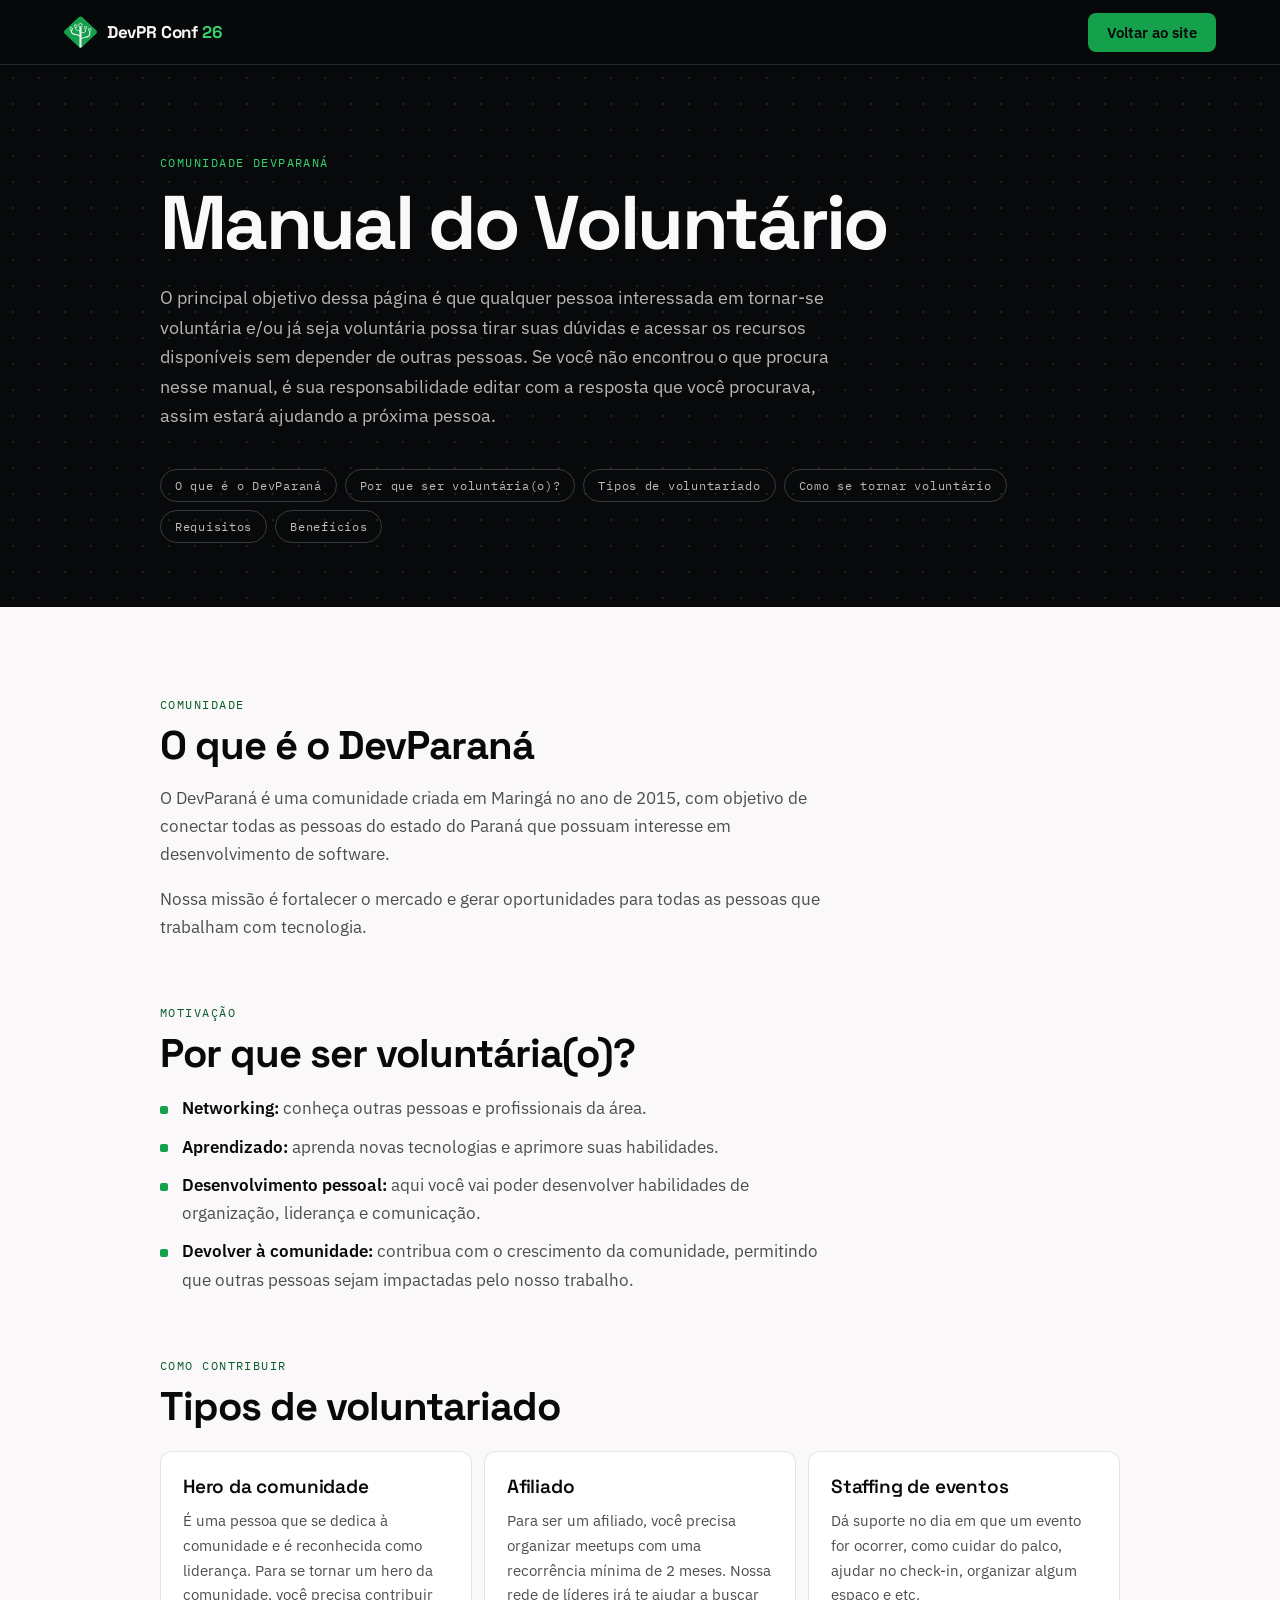
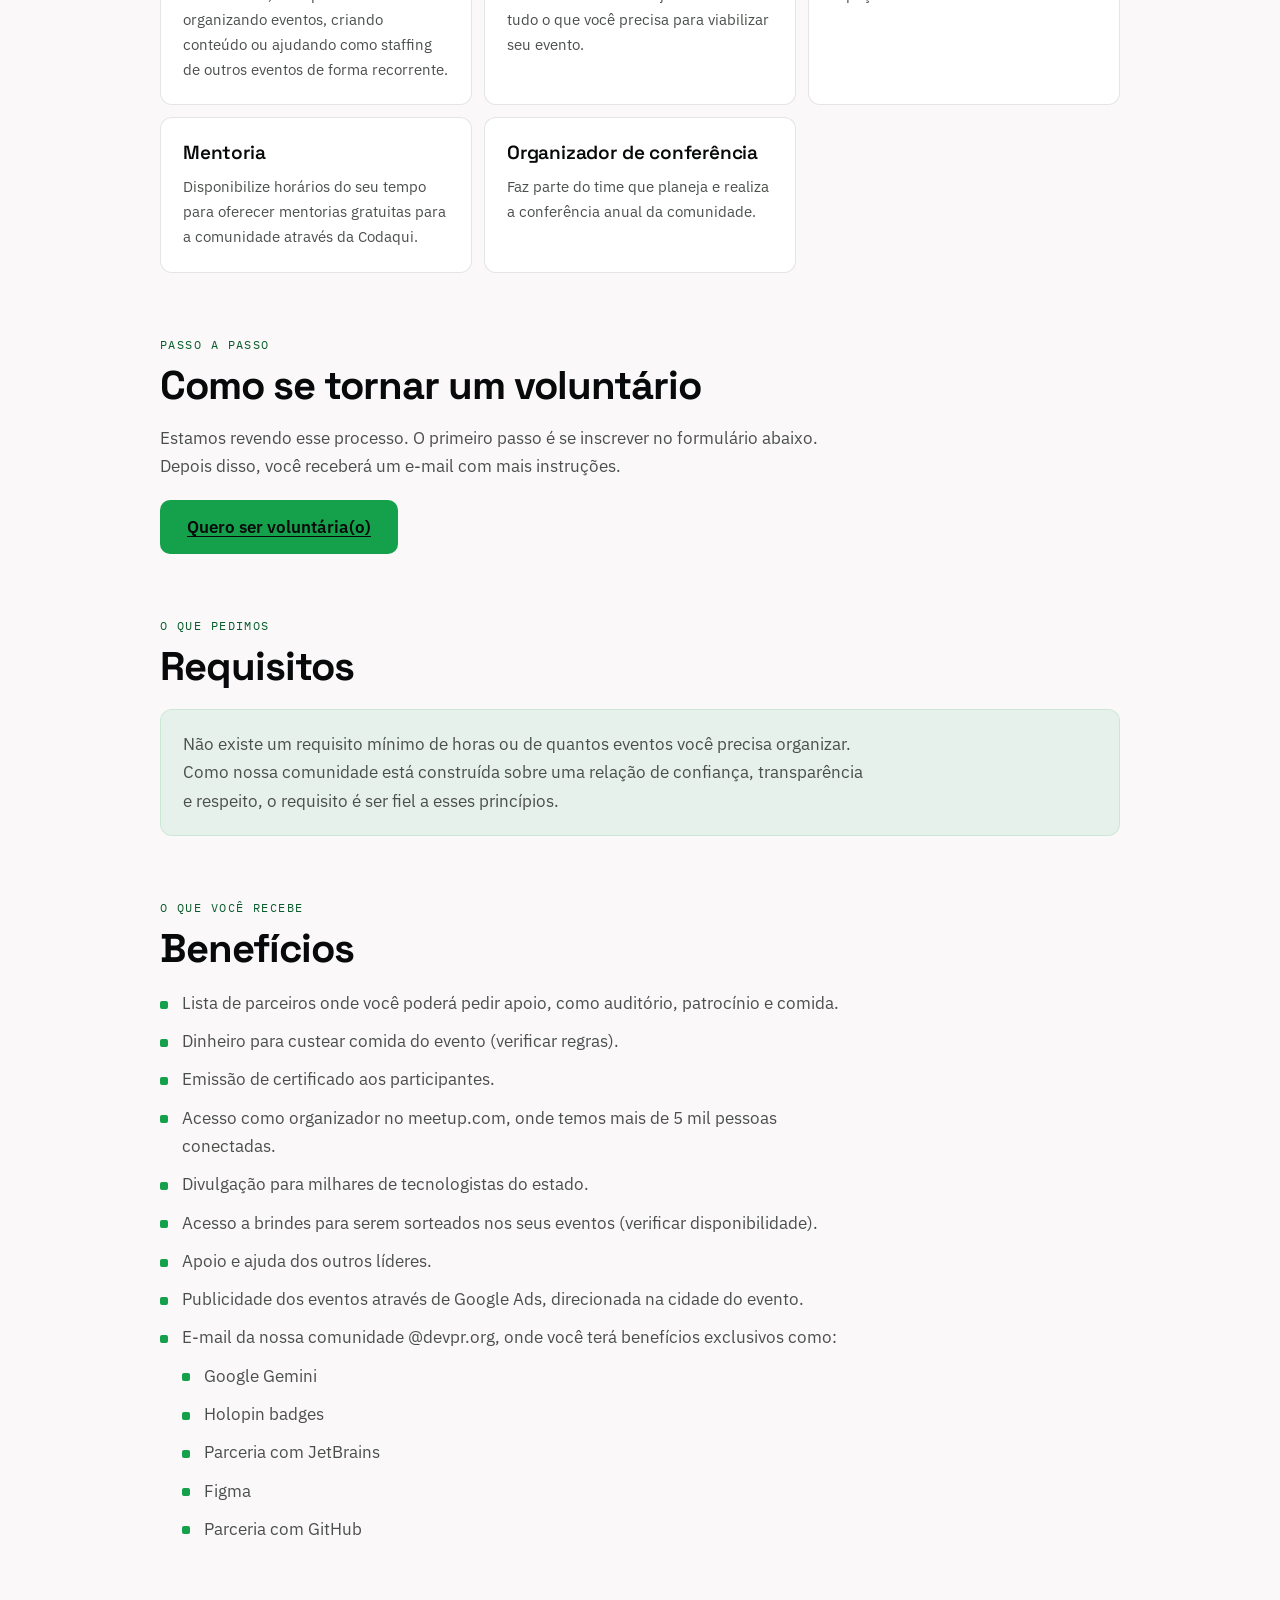
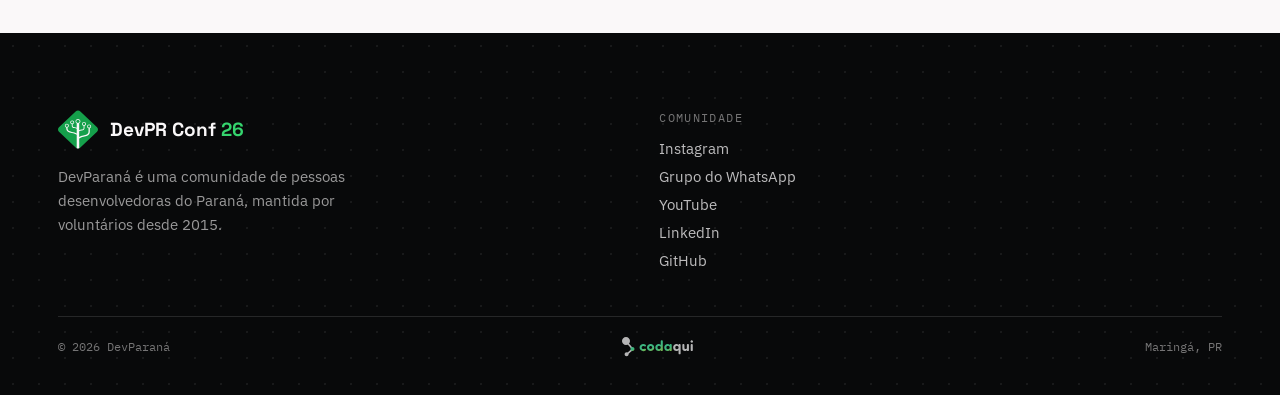
<file: manual/index.html>
<!DOCTYPE html>
<html lang="pt-BR">
<head>
<meta charset="UTF-8">
<meta name="viewport" content="width=device-width, initial-scale=1.0">
<title>Manual do Voluntário | DevParaná</title>
<meta name="description" content="Tudo o que você precisa saber para se tornar voluntária(o) da comunidade DevParaná: tipos de voluntariado, como participar, requisitos e benefícios.">
<link rel="icon" type="image/svg+xml" href="/assets/favicon.svg">
<link rel="icon" type="image/png" sizes="180x180" href="/assets/apple-touch-icon.png">
<link rel="apple-touch-icon" href="/assets/apple-touch-icon.png">

<meta property="og:type" content="website">
<meta property="og:locale" content="pt_BR">
<meta property="og:url" content="https://devpr.org/manual">
<meta property="og:title" content="Manual do Voluntário | DevParaná">
<meta property="og:description" content="Tudo o que você precisa saber para se tornar voluntária(o) da comunidade DevParaná.">
<meta property="og:image" content="https://devpr.org/assets/og-image.png">

<link rel="preconnect" href="https://fonts.googleapis.com">
<link rel="preconnect" href="https://fonts.gstatic.com" crossorigin>
<link href="https://fonts.googleapis.com/css2?family=Space+Grotesk:wght@500;600;700&family=IBM+Plex+Sans:wght@400;500;600&family=IBM+Plex+Mono:wght@400;500&display=swap" rel="stylesheet">

<link rel="stylesheet" href="/css/tokens.css">
<link rel="stylesheet" href="/css/base.css">
<link rel="stylesheet" href="/css/buttons.css">
<link rel="stylesheet" href="/css/section.css">
<link rel="stylesheet" href="/css/header.css">
<link rel="stylesheet" href="/css/footer.css">
<link rel="stylesheet" href="/css/manual.css">
</head>
<body>

<header class="header">
  <div class="header__bar">
    <a href="/" class="header__brand">
      <img src="/assets/devpr-logo.svg" alt="DevParaná" class="header__logo">
      <span class="header__wordmark">DevPR Conf <span>26</span></span>
    </a>
    <nav class="header__nav"></nav>
    <a href="/" class="header__cta">Voltar ao site</a>
  </div>
</header>

<main>
  <section class="manual-hero">
    <div class="manual-hero__inner">
      <div class="eyebrow eyebrow--on-dark">Comunidade DevParaná</div>
      <h1 class="manual-hero__title">Manual do Voluntário</h1>
      <p class="manual-hero__lead">O principal objetivo dessa página é que qualquer pessoa interessada em tornar-se voluntária e/ou já seja voluntária possa tirar suas dúvidas e acessar os recursos disponíveis sem depender de outras pessoas. Se você não encontrou o que procura nesse manual, é sua responsabilidade editar com a resposta que você procurava, assim estará ajudando a próxima pessoa.</p>

      <nav class="manual-toc" aria-label="Neste manual">
        <a href="#devparana">O que é o DevParaná</a>
        <a href="#por-que">Por que ser voluntária(o)?</a>
        <a href="#tipos">Tipos de voluntariado</a>
        <a href="#como-participar">Como se tornar voluntário</a>
        <a href="#requisitos">Requisitos</a>
        <a href="#beneficios">Benefícios</a>
      </nav>
    </div>
  </section>

  <section class="manual">
    <div class="manual__inner">

      <article class="manual__section" id="devparana">
        <div class="eyebrow">Comunidade</div>
        <h2>O que é o DevParaná</h2>
        <p>O DevParaná é uma comunidade criada em Maringá no ano de 2015, com objetivo de conectar todas as pessoas do estado do Paraná que possuam interesse em desenvolvimento de software.</p>
        <p>Nossa missão é fortalecer o mercado e gerar oportunidades para todas as pessoas que trabalham com tecnologia.</p>
      </article>

      <article class="manual__section" id="por-que">
        <div class="eyebrow">Motivação</div>
        <h2>Por que ser voluntária(o)?</h2>
        <ul class="manual__list">
          <li><strong>Networking:</strong> conheça outras pessoas e profissionais da área.</li>
          <li><strong>Aprendizado:</strong> aprenda novas tecnologias e aprimore suas habilidades.</li>
          <li><strong>Desenvolvimento pessoal:</strong> aqui você vai poder desenvolver habilidades de organização, liderança e comunicação.</li>
          <li><strong>Devolver à comunidade:</strong> contribua com o crescimento da comunidade, permitindo que outras pessoas sejam impactadas pelo nosso trabalho.</li>
        </ul>
      </article>

      <article class="manual__section" id="tipos">
        <div class="eyebrow">Como contribuir</div>
        <h2>Tipos de voluntariado</h2>
        <div class="manual__cards">
          <div class="manual__card">
            <h3>Hero da comunidade</h3>
            <p>É uma pessoa que se dedica à comunidade e é reconhecida como liderança. Para se tornar um hero da comunidade, você precisa contribuir organizando eventos, criando conteúdo ou ajudando como staffing de outros eventos de forma recorrente.</p>
          </div>
          <div class="manual__card">
            <h3>Afiliado</h3>
            <p>Para ser um afiliado, você precisa organizar meetups com uma recorrência mínima de 2 meses. Nossa rede de líderes irá te ajudar a buscar tudo o que você precisa para viabilizar seu evento.</p>
          </div>
          <div class="manual__card">
            <h3>Staffing de eventos</h3>
            <p>Dá suporte no dia em que um evento for ocorrer, como cuidar do palco, ajudar no check-in, organizar algum espaço e etc.</p>
          </div>
          <div class="manual__card">
            <h3>Mentoria</h3>
            <p>Disponibilize horários do seu tempo para oferecer mentorias gratuitas para a comunidade através da Codaqui.</p>
          </div>
          <div class="manual__card">
            <h3>Organizador de conferência</h3>
            <p>Faz parte do time que planeja e realiza a conferência anual da comunidade.</p>
          </div>
        </div>
      </article>

      <article class="manual__section" id="como-participar">
        <div class="eyebrow">Passo a passo</div>
        <h2>Como se tornar um voluntário</h2>
        <p>Estamos revendo esse processo. O primeiro passo é se inscrever no formulário abaixo. Depois disso, você receberá um e-mail com mais instruções.</p>
        <div class="manual__cta">
          <a href="https://forms.gle/dnrh4WQ3syLafcFW8" target="_blank" rel="noopener" class="btn btn--primary">Quero ser voluntária(o)</a>
        </div>
      </article>

      <article class="manual__section" id="requisitos">
        <div class="eyebrow">O que pedimos</div>
        <h2>Requisitos</h2>
        <div class="manual__callout">
          <p>Não existe um requisito mínimo de horas ou de quantos eventos você precisa organizar. Como nossa comunidade está construída sobre uma relação de confiança, transparência e respeito, o requisito é ser fiel a esses princípios.</p>
        </div>
      </article>

      <article class="manual__section" id="beneficios">
        <div class="eyebrow">O que você recebe</div>
        <h2>Benefícios</h2>
        <ul class="manual__list">
          <li>Lista de parceiros onde você poderá pedir apoio, como auditório, patrocínio e comida.</li>
          <li>Dinheiro para custear comida do evento (verificar regras).</li>
          <li>Emissão de certificado aos participantes.</li>
          <li>Acesso como organizador no meetup.com, onde temos mais de 5 mil pessoas conectadas.</li>
          <li>Divulgação para milhares de tecnologistas do estado.</li>
          <li>Acesso a brindes para serem sorteados nos seus eventos (verificar disponibilidade).</li>
          <li>Apoio e ajuda dos outros líderes.</li>
          <li>Publicidade dos eventos através de Google Ads, direcionada na cidade do evento.</li>
          <li>E-mail da nossa comunidade @devpr.org, onde você terá benefícios exclusivos como:
            <ul class="manual__list">
              <li>Google Gemini</li>
              <li>Holopin badges</li>
              <li>Parceria com JetBrains</li>
              <li>Figma</li>
              <li>Parceria com GitHub</li>
            </ul>
          </li>
        </ul>
      </article>

    </div>
  </section>
</main>

<footer class="footer">
  <div class="footer__inner">
    <div class="footer__columns">
      <div>
        <div class="footer__brand">
          <img src="/assets/devpr-logo.svg" alt="DevParaná" class="footer__logo">
          <span class="footer__wordmark">DevPR Conf <span>26</span></span>
        </div>
        <p class="footer__about">DevParaná é uma comunidade de pessoas desenvolvedoras do Paraná, mantida por voluntários desde 2015.</p>
      </div>

      <div>
        <div class="footer__heading">Comunidade</div>
        <div class="footer__links">
          <a href="https://www.instagram.com/devparana/" target="_blank" rel="noopener">Instagram</a>
          <a href="https://chat.whatsapp.com/J2Enc3n1Zfu1ixhVecACyd" target="_blank" rel="noopener">Grupo do WhatsApp</a>
          <a href="https://www.youtube.com/devparana" target="_blank" rel="noopener">YouTube</a>
          <a href="https://www.linkedin.com/company/devparana/posts/?feedView=all" target="_blank" rel="noopener">LinkedIn</a>
          <a href="https://github.com/DeveloperParana" target="_blank" rel="noopener">GitHub</a>
        </div>
      </div>
    </div>

    <div class="footer__bottom">
      <span>© 2026 DevParaná</span>
      <a href="https://codaqui.dev/" target="_blank" rel="noopener" class="footer__support">
        <img src="/assets/logo_codaqui.svg" alt="Codaqui">
      </a>
      <span>Maringá, PR</span>
    </div>
  </div>
</footer>

</body>
</html>
</file>
<file: css/tokens.css>
/* Design tokens — DevPR Conf 26
   Fonte: design_handoff_devpr_conf_26/README.md */
:root {
  /* Cores */
  --color-green: #15A04B;
  --color-green-bright: #35D46E;
  --color-green-forest: #0A5C2C;
  --color-black: #08090A;
  --color-off-white: #FAF8F9;
  --color-white: #FFFFFF;

  --color-text-body: #4B4F4C;
  --color-text-muted: #5B5F5C;
  --color-text-faint: #6A6E6B;
  --color-text-faint-2: #7A7E7B;
  --color-text-disabled: #9A9E9B;
  --color-text-quiet: #8A8E8B;
  --color-bullet-disabled: #C7CAC8;

  /* Preto (#08090A) sobre fundo claro, por opacidade exata do protótipo. */
  --on-light-05: rgba(8, 9, 10, .05);
  --on-light-09: rgba(8, 9, 10, .09);
  --on-light-12: rgba(8, 9, 10, .12);
  --on-light-14: rgba(8, 9, 10, .14);
  --on-light-10: rgba(8, 9, 10, .1);
  --on-light-16: rgba(8, 9, 10, .16);
  --on-light-18: rgba(8, 9, 10, .18);
  --on-light-20: rgba(8, 9, 10, .2);
  --on-light-22: rgba(8, 9, 10, .22);
  --on-light-24: rgba(8, 9, 10, .24);
  --on-light-60: rgba(8, 9, 10, .6);
  --on-light-72: rgba(8, 9, 10, .72);

  /* Off-white (#FAF8F9) sobre fundo escuro, por opacidade exata do protótipo.
     Usada tanto para texto quanto para bordas — o valor é o que importa. */
  --on-dark-03: rgba(250, 248, 249, .03);
  --on-dark-04: rgba(250, 248, 249, .04);
  --on-dark-05: rgba(250, 248, 249, .05);
  --on-dark-06: rgba(250, 248, 249, .06);
  --on-dark-07: rgba(250, 248, 249, .07);
  --on-dark-08: rgba(250, 248, 249, .08);
  --on-dark-09: rgba(250, 248, 249, .09);
  --on-dark-12: rgba(250, 248, 249, .12);
  --on-dark-14: rgba(250, 248, 249, .14);
  --on-dark-16: rgba(250, 248, 249, .16);
  --on-dark-20: rgba(250, 248, 249, .2);
  --on-dark-22: rgba(250, 248, 249, .22);
  --on-dark-24: rgba(250, 248, 249, .24);
  --on-dark-28: rgba(250, 248, 249, .28);
  --on-dark-40: rgba(250, 248, 249, .4);
  --on-dark-45: rgba(250, 248, 249, .45);
  --on-dark-55: rgba(250, 248, 249, .55);
  --on-dark-60: rgba(250, 248, 249, .6);
  --on-dark-66: rgba(250, 248, 249, .66);
  --on-dark-70: rgba(250, 248, 249, .7);
  --on-dark-72: rgba(250, 248, 249, .72);
  --on-dark-75: rgba(250, 248, 249, .75);
  --on-dark-78: rgba(250, 248, 249, .78);
  --on-dark-80: rgba(250, 248, 249, .8);
  --on-dark-86: rgba(250, 248, 249, .86);

  /* Verde translúcido (rgba(21,160,75,X)) — realces sobre fundo claro ou escuro */
  --tint-green-08: rgba(21, 160, 75, .08);
  --tint-green-10: rgba(21, 160, 75, .1);
  --tint-green-12: rgba(21, 160, 75, .12);

  /* Borda de badges/callouts (verde-claro a 40%) */
  --tint-badge-border: rgba(53, 212, 110, .4);

  /* Motivo de grade de pontos (hero, palestrantes, footer) */
  --pattern-dot: rgba(250, 248, 249, .1);

  /* Tipografia */
  --font-display: 'Space Grotesk', sans-serif;
  --font-body: 'IBM Plex Sans', system-ui, sans-serif;
  --font-mono: 'IBM Plex Mono', monospace;

  /* Espaçamento */
  --section-padding-y: clamp(60px, 7vw, 120px);
  --section-padding-x: clamp(20px, 4.5vw, 72px);
  --content-max-width: 1240px;
  --content-max-width-narrow: 960px;
  --content-max-width-faq: 860px;
  --card-gap: clamp(12px, 1.4vw, 20px);
  --column-gap: clamp(20px, 2.6vw, 44px);
  --card-padding: clamp(20px, 2.2vw, 32px);
  --header-padding: 12px clamp(16px, 3.4vw, 48px);
  --header-height: 69px;

  /* Raio */
  --radius-control: 10px;
  --radius-control-header: 8px;
  --radius-card: 14px;
  --radius-card-lg: 16px;
  --radius-container: 20px;
  --radius-badge: 7px;
  --radius-pill: 999px;

  /* Transições */
  --transition-default: .18s ease;

  /* Breakpoint principal (referência para media queries) */
  --breakpoint-mobile: 900px;
}

@media (min-width: 1020px) {
  :root {
    --header-height: 65px;
  }
}
</file>
<file: css/base.css>
/* Reset e estilos globais */
*, *::before, *::after {
  box-sizing: border-box;
}

html {
  scroll-behavior: smooth;
  scroll-padding-top: var(--header-height);
  -webkit-text-size-adjust: 100%;
}

body {
  margin: 0;
  background: var(--color-black);
  font-family: var(--font-body);
  color: var(--color-black);
}

a {
  color: var(--color-green);
  text-decoration: none;
}

a:hover {
  color: var(--color-green-bright);
}

img {
  max-width: 100%;
  display: block;
}

summary {
  list-style: none;
  cursor: pointer;
}

summary::-webkit-details-marker {
  display: none;
}

h1, h2, h3, p {
  margin: 0;
}

h1, h2, h3 {
  font-family: var(--font-display);
  text-wrap: balance;
}

p {
  text-wrap: pretty;
}

button {
  font-family: inherit;
}

.container {
  max-width: var(--content-max-width);
  margin: 0 auto;
  padding-left: var(--section-padding-x);
  padding-right: var(--section-padding-x);
}
</file>
<file: css/buttons.css>
/* Botões reutilizados em várias seções do site */
.btn {
  display: inline-block;
  font-weight: 600;
  font-size: clamp(15px, 1.4vw, 17px);
  padding: 15px 26px;
  border-radius: var(--radius-control);
  transition: background var(--transition-default), border-color var(--transition-default), color var(--transition-default);
}

.btn--primary {
  background: var(--color-green);
  color: var(--color-black);
  border: 1px solid transparent;
}

.btn--primary:hover {
  background: var(--color-green-bright);
  color: var(--color-black);
}

/* Contorno sobre fundo escuro (hero, Palestrantes, Local) */
.btn--outline {
  border: 1px solid var(--on-dark-28);
  color: var(--color-off-white);
  background: transparent;
}

.btn--outline:hover {
  border-color: var(--color-green-bright);
  color: var(--color-green-bright);
}

/* Versão compacta (Patrocínio) */
.btn--sm {
  font-size: 15px;
  padding: 14px 24px;
}
</file>
<file: css/section.css>
/* Padrões repetidos entre seções de conteúdo */
.eyebrow {
  font-family: var(--font-mono);
  font-size: 12px;
  letter-spacing: .12em;
  text-transform: uppercase;
  color: var(--color-green-forest);
}

.section-heading {
  font-weight: 700;
  font-size: clamp(30px, 4.4vw, 60px);
  line-height: 1.04;
  letter-spacing: -.03em;
  color: var(--color-black);
  margin: 14px 0 0;
}

.section-lead {
  font-size: clamp(15px, 1.35vw, 18px);
  line-height: 1.65;
  color: var(--color-text-body);
  margin: 18px 0 0;
  max-width: 60ch;
}

/* Variantes para seções de fundo escuro (preto) */
.eyebrow--on-dark {
  color: var(--color-green-bright);
}

.section-heading--on-dark {
  color: var(--color-off-white);
}

.section-lead--on-dark {
  color: var(--on-dark-66);
}
</file>
<file: css/header.css>
/* Header sticky */
.header {
  position: sticky;
  top: 0;
  z-index: 60;
  background: rgba(8, 9, 10, .94);
  -webkit-backdrop-filter: blur(12px);
  backdrop-filter: blur(12px);
  border-bottom: 1px solid var(--on-dark-12);
}

.header__bar {
  /* A borda do header completa a altura usada no scroll das âncoras. */
  height: calc(var(--header-height) - 1px);
  max-width: var(--content-max-width);
  margin: 0 auto;
  padding: var(--header-padding);
  display: flex;
  align-items: center;
  gap: clamp(12px, 2vw, 32px);
}

.header__brand {
  display: flex;
  align-items: center;
  gap: 10px;
  flex: none;
}

.header__logo {
  width: clamp(28px, 2.6vw, 34px);
  height: auto;
}

.header__wordmark {
  font-family: var(--font-display);
  font-weight: 700;
  font-size: clamp(14px, 1.35vw, 17px);
  letter-spacing: -.01em;
  color: var(--color-off-white);
  white-space: nowrap;
}

.header__wordmark span {
  color: var(--color-green-bright);
}

/* Navegação e CTA de telas grandes */
.header__nav {
  flex: 1;
  display: flex;
  gap: clamp(10px, 1.5vw, 22px);
  overflow-x: auto;
  scrollbar-width: none;
  padding: 2px 0;
}

.header__nav a {
  font-size: 14px;
  font-weight: 500;
  color: var(--on-dark-70);
  white-space: nowrap;
}

.header__nav a:hover {
  color: var(--color-green-bright);
}

.header__cta {
  flex: none;
  background: var(--color-green);
  color: var(--color-black);
  font-weight: 600;
  font-size: clamp(13px, 1.2vw, 15px);
  padding: 10px clamp(12px, 1.5vw, 20px);
  border-radius: var(--radius-control-header);
  white-space: nowrap;
  transition: background var(--transition-default);
}

.header__cta:hover {
  background: var(--color-green-bright);
  color: var(--color-black);
}

/* Ações de tela pequena: botão de ingresso compacto + hambúrguer */
.header__mobile-actions {
  display: none;
  flex: 1;
  align-items: center;
  justify-content: flex-end;
  gap: 8px;
}

.header__cta--compact {
  background: var(--color-green);
  color: var(--color-black);
  font-weight: 600;
  font-size: 14px;
  padding: 11px 16px;
  border-radius: var(--radius-control-header);
  white-space: nowrap;
  transition: background var(--transition-default);
}

.header__cta--compact:hover {
  background: var(--color-green-bright);
  color: var(--color-black);
}

.header__menu-toggle {
  width: 44px;
  height: 44px;
  flex: none;
  border: 1px solid var(--on-dark-22);
  background: transparent;
  border-radius: 9px;
  display: flex;
  flex-direction: column;
  align-items: center;
  justify-content: center;
  gap: 5px;
  cursor: pointer;
  padding: 0;
}

.header__menu-toggle span {
  width: 18px;
  height: 2px;
  border-radius: 2px;
  background: var(--color-off-white);
  display: block;
}

/* Painel do menu mobile */
.header__mobile-nav {
  border-top: 1px solid var(--on-dark-12);
  padding: 8px 16px 18px;
  display: flex;
  flex-direction: column;
}

.header__mobile-nav[hidden] {
  display: none;
}

.header__mobile-link {
  font-family: var(--font-display);
  font-size: 17px;
  font-weight: 500;
  color: var(--color-off-white);
  padding: 13px 4px;
  border-bottom: 1px solid var(--on-dark-08);
}

.header__mobile-link:hover {
  color: var(--color-green-bright);
}

.header__mobile-link--last {
  border-bottom: none;
}

/* Breakpoint da navegação: 1020px, medido no conteúdo real (logo + 8 links +
   botão, depois que Caravanas entrou no menu) — abaixo disso o menu desktop
   começa a cortar itens silenciosamente (overflow-x:auto sem barra visível),
   então trocamos pro mobile antes disso. */
@media (max-width: 1019px) {
  .header__nav,
  .header__cta {
    display: none;
  }

  .header__mobile-actions {
    display: flex;
  }
}

@media (min-width: 1020px) {
  .header__mobile-actions,
  .header__mobile-nav {
    display: none;
  }
}

/* Ingressos esgotados: no lugar do CTA, um selo sem ação */
.header__cta.header__cta--soldout,
.header__cta--compact.header__cta--soldout {
  background: transparent;
  border: 1px solid var(--on-dark-28);
  color: var(--on-dark-70);
  cursor: default;
}
</file>
<file: css/hero.css>
/* Hero (#top) */
.hero {
  background: var(--color-black);
  background-image: radial-gradient(var(--pattern-dot) 1px, transparent 1px);
  background-size: 26px 26px;
  padding: clamp(26px, 3.75vw, 60px) var(--section-padding-x) 0;
  overflow: hidden;
}

/* Mobile: uma coluna só, destaques entre o subtítulo e os botões.
   Desktop (900px+): duas colunas, destaques viram uma coluna à direita
   alinhada com o logo — ver breakpoint embaixo. */
.hero__inner {
  max-width: var(--content-max-width);
  margin: 0 auto;
  display: grid;
  grid-template-columns: 1fr;
  grid-template-areas:
    "badge"
    "lockup"
    "date"
    "subtitle"
    "highlights"
    "actions"
    "chips";
}

@media (min-width: 900px) {
  .hero__inner {
    grid-template-columns: 1fr auto;
    column-gap: clamp(24px, 4vw, 64px);
    grid-template-areas:
      "badge     highlights"
      "lockup    highlights"
      "date      highlights"
      "subtitle  highlights"
      "actions   highlights"
      "chips     highlights";
  }
}

.hero__badge {
  grid-area: badge;
  justify-self: start;
  display: inline-flex;
  align-items: center;
  gap: 10px;
  border: 1px solid var(--tint-badge-border);
  background: var(--tint-green-12);
  color: var(--color-green-bright);
  font-family: var(--font-mono);
  font-size: clamp(11px, 1.05vw, 13px);
  letter-spacing: .06em;
  text-transform: uppercase;
  padding: 7px 14px;
  border-radius: var(--radius-pill);
}

.hero__lockup {
  grid-area: lockup;
  margin: clamp(18px, 2.4vw, 32px) 0 0;
  line-height: 0;
}

.hero__lockup img {
  width: clamp(240px, 32vw, 560px);
  height: auto;
}

.hero__date {
  grid-area: date;
  font-family: var(--font-display);
  font-weight: 500;
  font-size: clamp(19px, 2.4vw, 34px);
  line-height: 1.25;
  color: var(--color-off-white);
  margin: clamp(16px, 2vw, 28px) 0 0;
  max-width: 22ch;
}

.hero__date span {
  color: var(--on-dark-60);
}

.hero__subtitle {
  grid-area: subtitle;
  font-size: clamp(15px, 1.35vw, 18px);
  line-height: 1.6;
  color: var(--on-dark-66);
  margin: 18px 0 0;
  max-width: 52ch;
}

.hero__highlight-mark {
  background: var(--color-green-bright);
  color: var(--color-off-white);
  padding: 0 6px;
  border-radius: 3px;
  font-weight: 600;
}

.hero__actions {
  grid-area: actions;
  display: flex;
  flex-wrap: wrap;
  gap: 12px;
  margin: clamp(26px, 3vw, 40px) 0 0;
}

.hero__chips {
  grid-area: chips;
  display: flex;
  flex-wrap: wrap;
  gap: 10px;
  margin: clamp(24px, 2.6vw, 36px) 0 0;
}

.hero__chip {
  font-family: var(--font-mono);
  font-size: 12px;
  color: var(--on-dark-72);
  border: 1px solid var(--on-dark-16);
  border-radius: var(--radius-badge);
  padding: 7px 12px;
}

/* Bloco de destaques: no mobile é só mais um item empilhado (gap pequeno,
   igual aos outros); no desktop vira coluna ao lado do logo (gap grande
   pra centralizar com ele). O ajuste do desktop precisa vir DEPOIS dessa
   regra base no arquivo — mesma especificidade, e quem vem por último no
   CSS ganha, media query ou não (já caímos nessa antes). */
.hero__highlights {
  grid-area: highlights;
  display: flex;
  flex-direction: column;
  gap: 4px;
  margin-top: clamp(18px, 2.4vw, 32px);
}

@media (min-width: 900px) {
  .hero__highlights {
    margin-top: clamp(90px, calc(5.5vw + 65px), 200px);
  }
}

.hero__highlight-line {
  display: flex;
  align-items: center;
  gap: 14px;
  font-family: var(--font-display);
  font-weight: 700;
  font-size: clamp(20px, 3vw, 42px);
  line-height: 1.2;
  letter-spacing: -.01em;
  text-transform: uppercase;
  color: var(--color-off-white);
}

.hero__highlight-arrow {
  display: inline-flex;
  align-items: center;
  color: var(--color-off-white);
  font-weight: 700;
  line-height: 1;
  opacity: 0;
  transition: opacity .3s ease;
}

.hero__highlight-line--active .hero__highlight-arrow {
  opacity: 1;
}

.hero__highlight-text {
  padding: 0 8px;
  border-radius: 3px;
  background: transparent;
  transition: background-color .3s ease, color .3s ease;
}

.hero__highlight-line--active .hero__highlight-text {
  background: var(--color-green-bright);
  color: var(--color-off-white);
}

@media (prefers-reduced-motion: reduce) {
  .hero__highlight-arrow,
  .hero__highlight-text {
    transition: none;
  }
}
</file>
<file: css/stats.css>
/* Stats (logo abaixo do hero, ainda sobre fundo preto) */
.stats {
  background: var(--color-black);
  padding: clamp(40px, 5vw, 72px) var(--section-padding-x) clamp(52px, 6vw, 96px);
}

.stats__inner {
  max-width: var(--content-max-width);
  margin: 0 auto;
  border-top: 1px solid var(--on-dark-14);
  padding-top: clamp(28px, 3.4vw, 48px);
  display: grid;
  grid-template-columns: repeat(auto-fit, minmax(150px, 1fr));
  gap: clamp(20px, 2.6vw, 40px);
}

.stats__value {
  font-family: var(--font-display);
  font-weight: 700;
  font-size: clamp(34px, 4.4vw, 60px);
  line-height: 1;
  letter-spacing: -.03em;
  color: var(--color-green-bright);
}

.stats__label {
  font-size: 14px;
  line-height: 1.4;
  color: var(--on-dark-60);
  margin-top: 8px;
}
</file>
<file: css/sobre.css>
/* O que muda em 2026 (#sobre) */
.sobre {
  background: var(--color-off-white);
  padding: var(--section-padding-y) var(--section-padding-x);
}

.sobre__inner {
  max-width: var(--content-max-width);
  margin: 0 auto;
}

.sobre__heading {
  max-width: 20ch;
}

.sobre__grid {
  display: grid;
  grid-template-columns: repeat(auto-fit, minmax(230px, 1fr));
  gap: var(--card-gap);
  margin: clamp(32px, 4vw, 56px) 0 0;
}

.sobre__card {
  background: var(--color-white);
  border: 1px solid var(--on-light-09);
  border-radius: var(--radius-card);
  padding: clamp(20px, 2.2vw, 30px);
}

.sobre__card-number {
  font-family: var(--font-mono);
  font-size: clamp(26px, 2.8vw, 36px);
  line-height: 1;
  font-weight: 500;
  letter-spacing: -.02em;
  color: var(--color-green);
}

.sobre__card-title {
  font-weight: 600;
  font-size: clamp(17px, 1.6vw, 21px);
  color: var(--color-black);
  margin: 12px 0 8px;
}

.sobre__card-text {
  font-size: 15px;
  line-height: 1.6;
  color: var(--color-text-muted);
  margin: 0;
}

.sobre__card-note {
  font-style: italic;
  font-size: 12.5px;
  line-height: 1.5;
  color: var(--color-text-muted);
  margin: 6px 0 0;
}
</file>
<file: css/universitarios.css>
/* Universitário no DevParaná (#universitarios) — única seção com foto de
   fundo (araucária contra o céu estrelado, assets/universitarios/). Parallax
   em camadas via JS: a foto (.universitarios__bg) e os ícones SVG têm cada
   um seu data-depth e se movem em velocidades diferentes conforme a
   rolagem, sempre relativos à própria seção (initParallax() em
   js/main.js). Nada de background-attachment: fixed — ele posiciona em
   relação à janela do navegador, não ao elemento, e fica imprevisível. */
.universitarios {
  position: relative;
  overflow: hidden;
  background: var(--color-black);
  padding: clamp(64px, 8vw, 112px) var(--section-padding-x);
}

.universitarios__bg {
  position: absolute;
  z-index: 0;
  top: -15%;
  left: 0;
  width: 100%;
  height: 130%;
  object-fit: cover;
  object-position: center 42%;
  will-change: transform;
}

.universitarios__overlay {
  position: absolute;
  z-index: 1;
  inset: 0;
  background: linear-gradient(120deg, rgba(8, 9, 10, .92) 0%, rgba(8, 9, 10, .6) 38%, rgba(8, 9, 10, .25) 62%, rgba(8, 9, 10, .35) 100%);
}

.universitarios__inner {
  position: relative;
  z-index: 3;
  max-width: var(--content-max-width);
  margin: 0 auto;
}

.universitarios__heading {
  font-size: clamp(28px, 3.8vw, 52px);
  max-width: 22ch;
  margin-top: 12px;
}

.universitarios__lead {
  max-width: 54ch;
  margin-top: 14px;
}

.universitarios__buttons {
  display: flex;
  flex-wrap: wrap;
  gap: 16px;
  margin: clamp(24px, 2.8vw, 36px) 0 0;
}

.universitarios__how {
  margin: clamp(28px, 3.2vw, 44px) 0 0;
  background: rgba(8, 9, 10, .62);
  backdrop-filter: blur(10px);
  -webkit-backdrop-filter: blur(10px);
  border: 1px solid var(--on-dark-14);
  border-radius: var(--radius-card-lg);
  padding: var(--card-padding);
  max-width: 46em;
}

.universitarios__how-eyebrow {
  font-family: var(--font-mono);
  font-size: 12px;
  letter-spacing: .1em;
  text-transform: uppercase;
  color: var(--color-green-bright);
}

.universitarios__how-text {
  font-size: 14.5px;
  line-height: 1.6;
  color: var(--on-dark-80);
  margin-top: 12px;
}

.universitarios__how-text strong {
  color: var(--color-off-white);
  font-weight: 600;
}

.universitarios__rules-link {
  background: none;
  border: none;
  padding: 0;
  margin-top: 14px;
  font-family: var(--font-mono);
  font-size: 12.5px;
  color: var(--color-green-bright);
  text-decoration: underline;
  text-underline-offset: 3px;
  cursor: pointer;
}

.universitarios__rules-link:hover {
  color: var(--color-off-white);
}

/* Ícones SVG "constelação dev" — flutuam sobre o céu estrelado, longe do
   texto (que é alinhado à esquerda), com profundidades diferentes pro
   parallax. Decorativos, escondidos de leitor de tela (aria-hidden na mãe). */
.universitarios__parallax {
  position: absolute;
  z-index: 2;
  inset: 0;
  pointer-events: none;
}

.universitarios__icon {
  position: absolute;
  color: var(--color-green-bright);
  filter: drop-shadow(0 0 7px rgba(53, 212, 110, .35));
  will-change: transform;
}

.universitarios__icon--brackets {
  top: 10%;
  left: 56%;
  width: 34px;
  height: 34px;
  opacity: .55;
}

.universitarios__icon--terminal {
  top: 58%;
  left: 83%;
  width: 38px;
  height: 38px;
  color: var(--on-dark-55);
  filter: none;
  opacity: .5;
}

.universitarios__icon--branch {
  top: 82%;
  left: 66%;
  width: 30px;
  height: 30px;
  opacity: .45;
}

.universitarios__icon--braces {
  top: 16%;
  left: 86%;
  width: 32px;
  height: 32px;
  color: var(--on-dark-55);
  filter: none;
  opacity: .4;
}

.universitarios__icon--binary {
  top: 38%;
  left: 68%;
  width: 40px;
  height: 20px;
  opacity: .5;
}

/* Sem espaço sobrando pra flutuar sem brigar com o texto no mobile */
@media (max-width: 759px) {
  .universitarios__parallax {
    display: none;
  }
}

/* Modal do regulamento (<dialog> nativo) — mesma linguagem visual do resto
   do site: card escuro, borda sutil, eyebrow verde. O navegador cuida de
   centralizar, travar o foco e fechar com Esc; só estilizamos o conteúdo e
   o ::backdrop. */
.rules-modal {
  position: fixed;
  inset: 0;
  margin: auto;
  max-width: min(640px, calc(100vw - 40px));
  max-height: min(85vh, 720px);
  width: 100%;
  padding: 0;
  border: 1px solid var(--on-dark-14);
  border-radius: var(--radius-card-lg);
  background: var(--color-black);
  color: var(--color-off-white);
}

.rules-modal::backdrop {
  background: rgba(8, 9, 10, .72);
  backdrop-filter: blur(4px);
  -webkit-backdrop-filter: blur(4px);
}

.rules-modal__inner {
  position: relative;
  overflow-y: auto;
  max-height: inherit;
  padding: clamp(28px, 4vw, 44px);
}

.rules-modal__close {
  position: absolute;
  top: 16px;
  right: 16px;
  width: 32px;
  height: 32px;
  display: grid;
  place-items: center;
  border: 1px solid var(--on-dark-16);
  border-radius: 50%;
  background: none;
  color: var(--on-dark-66);
  font-size: 18px;
  line-height: 1;
  cursor: pointer;
  transition: color var(--transition-default), border-color var(--transition-default);
}

.rules-modal__close:hover {
  color: var(--color-off-white);
  border-color: var(--color-green-bright);
}

.rules-modal__heading {
  font-family: var(--font-display);
  font-weight: 700;
  font-size: clamp(24px, 3vw, 32px);
  line-height: 1.1;
  letter-spacing: -.02em;
  margin: 10px 0 0;
  padding-right: 32px;
}

.rules-modal__rules {
  list-style: none;
  margin: clamp(22px, 2.6vw, 30px) 0 0;
  display: flex;
  flex-direction: column;
  gap: clamp(20px, 2.4vw, 28px);
}

.rules-modal__rule-title {
  font-family: var(--font-display);
  font-weight: 600;
  font-size: 16px;
  color: var(--color-off-white);
}

.rules-modal__rule-text {
  font-size: 14.5px;
  line-height: 1.6;
  color: var(--on-dark-80);
  margin-top: 8px;
}

.rules-modal__rule-text strong {
  color: var(--color-green-bright);
  font-weight: 600;
}

.rules-modal__calendar {
  margin-top: 12px;
  display: flex;
  flex-direction: column;
  gap: 8px;
}

.rules-modal__calendar li {
  display: flex;
  justify-content: space-between;
  gap: 12px;
  border: 1px solid var(--on-dark-12);
  border-radius: 10px;
  padding: 10px 14px;
  font-size: 13.5px;
}

.rules-modal__calendar li span:first-child {
  font-weight: 600;
  color: var(--color-off-white);
}

.rules-modal__calendar li span:last-child {
  font-family: var(--font-mono);
  color: var(--color-green-bright);
}
</file>
<file: css/programacao.css>
/* Programação (#programacao) */
.programacao {
  background: var(--color-off-white);
  padding: var(--section-padding-y) var(--section-padding-x);
}

.programacao__inner {
  max-width: var(--content-max-width-narrow);
  margin: 0 auto;
}

.programacao__lead {
  font-size: 15px;
  line-height: 1.6;
  color: var(--color-text-muted);
  margin: 14px 0 0;
  max-width: 52ch;
}

.programacao__list {
  margin: clamp(30px, 3.4vw, 48px) 0 0;
  border-top: 1px solid var(--on-light-12);
}

.programacao__row {
  display: grid;
  grid-template-columns: minmax(62px, 110px) 1fr;
  gap: clamp(12px, 2vw, 32px);
  padding: clamp(16px, 1.8vw, 24px) var(--card-gap);
  border-bottom: 1px solid var(--on-light-12);
}

.programacao__time {
  font-family: var(--font-mono);
  font-size: clamp(13px, 1.2vw, 15px);
  color: var(--color-green-forest);
}

.programacao__title {
  font-family: var(--font-display);
  font-weight: 600;
  font-size: clamp(16px, 1.6vw, 20px);
  color: var(--color-black);
}

.programacao__desc {
  font-size: 14px;
  color: var(--color-text-faint);
  margin-top: 4px;
}

/* Linha do almoço — destacada, incluída no ingresso.
   Todas as linhas já têm padding horizontal (acima), então o fundo
   verde ganha respiro do texto sem sair da largura das outras linhas. */
.programacao__row--lunch {
  background: var(--tint-green-08);
  border-radius: var(--radius-control);
}

.programacao__row--lunch .programacao__desc {
  color: var(--color-text-body);
}
</file>
<file: css/palestrantes.css>
/* Palestrantes (#palestrantes): cards saem de data/speakers.json */
.palestrantes {
  background: var(--color-black);
  background-image: radial-gradient(var(--on-dark-08) 1px, transparent 1px);
  background-size: 26px 26px;
  padding: var(--section-padding-y) var(--section-padding-x);
}

.palestrantes__inner {
  max-width: var(--content-max-width);
  margin: 0 auto;
}

.palestrantes__heading {
  max-width: 22ch;
}

.palestrantes__lead {
  margin-top: 16px;
  max-width: 52ch;
}

/* Grid centralizado de cards reais */
.palestrantes__cards {
  display: flex;
  flex-wrap: wrap;
  justify-content: center;
  gap: var(--card-gap);
  margin: clamp(32px, 4vw, 56px) 0 0;
}

/* Sem palestrante no JSON o container fica vazio, então não reserva a margem à toa */
.palestrantes__cards:empty {
  display: none;
}

.palestrantes__card {
  flex: 0 1 250px;
  min-width: 180px;
  display: flex;
  flex-direction: column;
  align-items: center;
  text-align: center;
  border: 1px solid var(--on-dark-14);
  border-radius: var(--radius-card);
  padding: clamp(20px, 2.2vw, 28px) 16px;
  background: var(--on-dark-04);
  text-decoration: none;
  transition: transform var(--transition-default), border-color var(--transition-default), background var(--transition-default);
}

.palestrantes__card:hover {
  border-color: var(--color-green-bright);
  background: var(--tint-green-10);
  transform: translateY(-3px);
}

/* Placeholder: segura o lugar de um nome ainda não anunciado */
.palestrantes__card--placeholder {
  border-style: dashed;
  border-color: var(--on-dark-16);
  background: var(--on-dark-03);
  /* Centraliza o pouco conteúdo (círculo + "Em breve!") no card, que estica
     pra acompanhar a altura do card do Téo na mesma linha. */
  justify-content: center;
}

.palestrantes__card--placeholder:hover {
  border-color: var(--on-dark-16);
  background: var(--on-dark-03);
  transform: none;
}

.palestrantes__card--placeholder .palestrantes__card-photo {
  opacity: .5;
}

.palestrantes__card--placeholder .palestrantes__card-name {
  color: var(--on-dark-40);
  font-weight: 500;
}

.palestrantes__card-photo {
  /* width + height fixos (não só aspect-ratio): como flex item de um card que
     pode esticar, o aspect-ratio sozinho deixava o círculo vazio do placeholder
     crescer junto com o card. */
  width: clamp(92px, 9vw, 124px);
  height: clamp(92px, 9vw, 124px);
  flex: none;
  border-radius: 50%;
  background-color: var(--on-dark-06);
  background-image: repeating-linear-gradient(135deg, var(--on-dark-07) 0 10px, transparent 10px 20px);
  display: grid;
  place-items: center;
}

.palestrantes__card-photo span {
  font-family: var(--font-mono);
  font-size: 11px;
  color: var(--on-dark-45);
}

.palestrantes__card-photo img {
  width: 100%;
  height: 100%;
  /* aspect-ratio força o quadrado: sem isso, o height: 100% não resolve
     dentro do flex item (o container fica quadrado, mas a img herda a
     proporção da foto original), então uma foto retrato vira oval depois
     do border-radius. Com foto quadrada (caso do Téo Calvo) o bug fica
     invisível por coincidência. */
  aspect-ratio: 1 / 1;
  border-radius: 50%;
  object-fit: cover;
}

.palestrantes__card-name {
  font-family: var(--font-display);
  font-weight: 600;
  font-size: 17px;
  line-height: 1.25;
  color: var(--color-off-white);
  margin: 18px 0 6px;
  /* Reserva 2 linhas: nome de palestra em dupla ("Fulano e Ciclana") quebra
     linha, nome individual não. Sem isso, tudo abaixo (cargo, empresa, tema,
     links) desalinha entre os cards de uma fileira. */
  display: flex;
  align-items: center;
  min-height: calc(2 * 17px * 1.25);
}

.palestrantes__card-role {
  font-size: 13.5px;
  line-height: 1.45;
  color: var(--on-dark-60);
  /* Mesmo motivo do nome: cargo de dupla ("Fulano, X / Ciclana, Y") quebra
     em 2 linhas, cargo individual geralmente cabe em 1. */
  display: flex;
  align-items: center;
  min-height: calc(2 * 13.5px * 1.45);
}

.palestrantes__card-company {
  font-family: var(--font-mono);
  font-size: 12px;
  color: var(--color-green-bright);
  margin-top: 6px;
}

.palestrantes__card-topic {
  font-size: 13px;
  line-height: 1.5;
  font-style: italic;
  color: var(--on-dark-72);
  margin-top: 12px;
  /* Reserva sempre 3 linhas, mesmo pra temas curtos: sem isso a linha de
     LinkedIn/Instagram fica em alturas diferentes entre os cards de uma
     mesma fileira, dependendo de quantas linhas o tema ocupa. */
  min-height: calc(3 * 13px * 1.5);
}

.palestrantes__card-links {
  display: flex;
  flex-wrap: wrap;
  justify-content: center;
  gap: 4px 14px;
  margin-top: 16px;
}

.palestrantes__card-link {
  font-family: var(--font-mono);
  font-size: 11.5px;
  color: var(--on-dark-45);
  text-decoration: none;
  transition: color var(--transition-default);
}

.palestrantes__card-link:hover {
  color: var(--color-green-bright);
}

@media (max-width: 759px) {
  /* Poucos nomes confirmados: o card centralizado já resolve bem no celular. */
  .palestrantes__card {
    flex-basis: 260px;
  }
}
</file>
<file: css/ingressos.css>
/* Ingressos (#ingressos) */
.ingressos {
  background: var(--color-off-white);
  padding: var(--section-padding-y) var(--section-padding-x);
}

.ingressos__inner {
  max-width: var(--content-max-width);
  margin: 0 auto;
}

.ingressos__lead {
  font-size: 15px;
  line-height: 1.6;
  color: var(--color-text-muted);
  margin: 14px 0 0;
  max-width: 54ch;
}

/* Bloco escuro da meia-entrada solidária */
.ingressos__half {
  margin: clamp(26px, 3vw, 40px) 0 0;
  background: var(--color-black);
  border-radius: var(--radius-card-lg);
  padding: var(--card-padding);
  display: grid;
  grid-template-columns: repeat(auto-fit, minmax(240px, 1fr));
  gap: clamp(16px, 2vw, 32px);
  align-items: center;
}

.ingressos__half-eyebrow {
  font-family: var(--font-mono);
  font-size: 12px;
  letter-spacing: .1em;
  text-transform: uppercase;
  color: var(--color-green-bright);
}

.ingressos__half-title {
  font-family: var(--font-display);
  font-weight: 600;
  font-size: clamp(19px, 2vw, 26px);
  line-height: 1.2;
  color: var(--color-off-white);
  margin-top: 10px;
  max-width: 26ch;
}

.ingressos__half-ways {
  display: flex;
  flex-direction: column;
  gap: 12px;
}

.ingressos__half-way {
  display: flex;
  gap: 12px;
  align-items: flex-start;
}

.ingressos__half-way-number {
  font-family: var(--font-mono);
  font-size: 12px;
  color: var(--color-green-bright);
  margin-top: 3px;
}

.ingressos__half-way-text {
  font-size: 14.5px;
  line-height: 1.55;
  color: var(--on-dark-80);
}

.ingressos__half-way-text strong {
  color: var(--color-off-white);
  font-weight: 600;
}

/* Cards de lote */
.ingressos__tiers {
  display: grid;
  grid-template-columns: repeat(auto-fit, minmax(250px, 1fr));
  gap: clamp(14px, 1.6vw, 22px);
  margin: clamp(20px, 2.2vw, 28px) 0 0;
}

.ingressos__tier {
  background: var(--color-white);
  border: 1px solid var(--on-light-10);
  border-radius: var(--radius-card-lg);
  padding: clamp(22px, 2.4vw, 32px);
  display: flex;
  flex-direction: column;
}

.ingressos__tier-header {
  display: flex;
  justify-content: space-between;
  align-items: center;
  gap: 10px;
  /* Reserva a altura do badge "À VENDA" nos 3 cards, mesmo nos que não têm
     badge — senão o cabeçalho do lote ativo fica mais alto que os outros e
     empurra o resto do conteúdo (preço, lista, botão) pra baixo. */
  min-height: 22px;
}

.ingressos__tier-label {
  font-family: var(--font-mono);
  font-size: 12px;
  letter-spacing: .08em;
  text-transform: uppercase;
  color: var(--color-text-faint);
}

.ingressos__tier-badge {
  background: var(--color-green);
  color: var(--color-black);
  font-size: 11px;
  font-weight: 600;
  padding: 4px 9px;
  border-radius: var(--radius-badge);
  letter-spacing: .04em;
}

.ingressos__tier-kind {
  font-family: var(--font-mono);
  font-size: 11.5px;
  letter-spacing: .1em;
  text-transform: uppercase;
  color: var(--color-green-forest);
  margin-top: 18px;
}

.ingressos__tier-price {
  font-family: var(--font-display);
  font-weight: 700;
  font-size: clamp(38px, 4.2vw, 56px);
  line-height: 1;
  letter-spacing: -.03em;
  color: var(--color-black);
  margin-top: 6px;
}

.ingressos__tier-note {
  font-size: 13.5px;
  color: var(--color-text-quiet);
  margin-top: 10px;
}

.ingressos__tier-full {
  font-size: 14px;
  color: var(--color-text-muted);
  margin-top: 14px;
  padding-top: 14px;
  border-top: 1px solid var(--on-light-10);
}

.ingressos__tier-full strong {
  font-weight: 600;
  color: var(--color-black);
}

.ingressos__tier-list {
  margin: 18px 0 0;
  padding: 0;
  list-style: none;
  display: flex;
  flex-direction: column;
  gap: 10px;
  /* Reserva espaço fixo pro maior lote (1º lote, 4 itens) nos 3 cards, senão
     o "margin-top: auto" do botão embaixo cria um vão bem maior nos lotes
     com só 3 itens. Valor batendo com o Figma (frame "List" sempre 106px
     de altura lá, mesmo nos cards com menos item). */
  min-height: 106px;
}

.ingressos__tier-list li {
  font-size: 14.5px;
  color: var(--color-text-body);
  display: flex;
  gap: 10px;
}

.ingressos__tier-list li::before {
  content: '';
  flex: none;
  width: 5px;
  height: 5px;
  border-radius: 1px;
  background: var(--color-green);
  margin-top: 7px;
}

.ingressos__tier-list li[data-highlight] {
  font-weight: 600;
  color: var(--color-black);
}

.ingressos__tier-list li[data-highlight]::before {
  background: var(--color-green);
}

.ingressos__tier-cta {
  margin-top: 26px;
  text-align: center;
  font-weight: 600;
  font-size: 16px;
  padding: 15px 20px;
  border-radius: var(--radius-control);
}

a.ingressos__tier-cta {
  background: var(--color-green);
  color: var(--color-black);
  transition: background var(--transition-default);
}

a.ingressos__tier-cta:hover {
  background: var(--color-green-bright);
  color: var(--color-black);
}

.ingressos__tier-cta--disabled {
  border: 1px solid var(--on-light-14);
  color: var(--color-text-faint);
}

/* Lote ativo: card escuro em destaque */
.ingressos__tier--active {
  background: var(--color-black);
  border: 2px solid var(--color-green);
}

.ingressos__tier--active .ingressos__tier-label {
  color: var(--on-dark-60);
}

.ingressos__tier--active .ingressos__tier-kind {
  color: var(--color-green-bright);
}

.ingressos__tier--active .ingressos__tier-price {
  color: var(--color-off-white);
}

.ingressos__tier--active .ingressos__tier-note {
  color: var(--on-dark-55);
}

.ingressos__tier--active .ingressos__tier-full {
  color: var(--on-dark-72);
  border-top-color: var(--on-dark-14);
}

.ingressos__tier--active .ingressos__tier-full strong {
  color: var(--color-off-white);
}

.ingressos__tier--active .ingressos__tier-list li {
  color: var(--on-dark-78);
}

.ingressos__tier--active .ingressos__tier-list li::before {
  background: var(--color-green-bright);
}

.ingressos__tier--active .ingressos__tier-list li[data-highlight] {
  color: var(--color-off-white);
}

.ingressos__note {
  font-family: var(--font-mono);
  font-size: 12.5px;
  line-height: 1.6;
  color: var(--color-text-faint-2);
  margin: 22px 0 0;
}

.ingressos__note a {
  color: inherit;
  text-decoration: underline;
  text-underline-offset: 2px;
}

.ingressos__note a:hover {
  color: var(--color-text-body);
}
</file>
<file: css/patrocinio.css>
/* Patrocínio (#patrocinio) — card branco sobre a seção off-white */
.patrocinio {
  background: var(--color-off-white);
  padding: 0 var(--section-padding-x) var(--section-padding-y);
}

.patrocinio__card {
  max-width: var(--content-max-width);
  margin: 0 auto;
  background: var(--color-white);
  border: 1px solid var(--on-light-09);
  border-radius: var(--radius-container);
  padding: clamp(26px, 3.4vw, 56px);
}

.patrocinio__heading {
  font-family: var(--font-display);
  font-weight: 700;
  font-size: clamp(28px, 3.8vw, 52px);
  line-height: 1.04;
  letter-spacing: -.03em;
  color: var(--color-black);
  max-width: 20ch;
}

.patrocinio__heading--flush {
  margin: 0;
}

.patrocinio__text {
  font-size: clamp(15px, 1.35vw, 17px);
  line-height: 1.65;
  color: var(--color-text-muted);
  margin: 16px 0 0;
  max-width: 50ch;
}

.patrocinio__actions {
  display: flex;
  flex-wrap: wrap;
  gap: 12px;
  margin-top: 24px;
  align-items: center;
}

.patrocinio__kit-note {
  border: 1px dashed var(--on-light-24);
  color: var(--color-text-faint-2);
  font-family: var(--font-mono);
  font-size: 13px;
  padding: 14px 20px;
  border-radius: var(--radius-control);
}

/* Estado "em breve" */
.patrocinio__grid {
  display: grid;
  grid-template-columns: repeat(auto-fit, minmax(290px, 1fr));
  gap: var(--column-gap);
  align-items: start;
  margin-top: 14px;
}

.patrocinio__tiers-summary {
  display: flex;
  flex-direction: column;
  gap: 10px;
}

.patrocinio__tier-row {
  display: flex;
  justify-content: space-between;
  align-items: center;
  gap: 14px;
  border: 1px solid var(--on-light-10);
  border-radius: 12px;
  padding: 16px 18px;
}

.patrocinio__tier-row-name {
  font-family: var(--font-display);
  font-weight: 600;
  font-size: 16px;
  color: var(--color-black);
}

.patrocinio__tier-row-count {
  font-family: var(--font-mono);
  font-size: 12px;
  color: var(--color-text-faint-2);
}

/* Grupos de vagas/logos por tier — usados nos dois estados */
.patrocinio__confirmed {
  margin-top: clamp(30px, 3.4vw, 48px);
  border-top: 1px solid var(--on-light-10);
  padding-top: clamp(24px, 2.8vw, 36px);
}

.patrocinio__confirmed-header {
  display: flex;
  flex-wrap: wrap;
  align-items: baseline;
  gap: 10px 14px;
}

.patrocinio__confirmed-title {
  font-family: var(--font-display);
  font-weight: 600;
  font-size: clamp(18px, 1.8vw, 24px);
  color: var(--color-black);
}

.patrocinio__confirmed-note {
  font-family: var(--font-mono);
  font-size: 12px;
  color: var(--color-text-faint-2);
}

.patrocinio__groups {
  margin-top: clamp(20px, 2.4vw, 32px);
  display: flex;
  flex-direction: column;
  gap: clamp(20px, 2.4vw, 32px);
}

.patrocinio__group-header {
  display: flex;
  align-items: center;
  gap: 12px;
  margin-bottom: 12px;
}

.patrocinio__group-label {
  font-family: var(--font-mono);
  font-size: 12px;
  letter-spacing: .1em;
  text-transform: uppercase;
  color: var(--color-green-forest);
}

.patrocinio__group-line {
  flex: 1;
  height: 1px;
  background: var(--on-light-12);
}

.patrocinio__slots {
  display: grid;
  gap: 12px;
}

.patrocinio__slots--ouro {
  grid-template-columns: repeat(auto-fit, minmax(150px, 1fr));
}

/* Prata, Apoio institucional e Media Partners: duas por linha em qualquer
   largura (inclusive celular), sempre menores que Ouro (~49% da linha):
   Ouro > Prata (44%) = Apoio (44%) > Media Partners (37%). */
.patrocinio__slots--prata,
.patrocinio__slots--apoio-institucional,
.patrocinio__slots--media-partner {
  display: flex;
  flex-wrap: wrap;
  justify-content: space-around;
  align-items: flex-start;
}

.patrocinio__slot {
  border-radius: 12px;
  background: var(--color-off-white);
  display: grid;
  place-items: center;
  min-width: 0;
  min-height: 0;
}

.patrocinio__slots--ouro .patrocinio__slot {
  aspect-ratio: 16 / 8;
  border: 1px dashed var(--on-light-20);
}

.patrocinio__slots--prata .patrocinio__slot {
  flex: 0 1 44%;
  aspect-ratio: 16 / 8;
  border: 1px dashed var(--on-light-18);
}

.patrocinio__slots--apoio-institucional .patrocinio__slot,
.patrocinio__slots--media-partner .patrocinio__slot {
  border: 1px dashed var(--on-light-20);
}

.patrocinio__slots--apoio-institucional .patrocinio__slot {
  flex: 0 1 44%;
  aspect-ratio: 16 / 8;
}

.patrocinio__slots--media-partner .patrocinio__slot {
  flex: 0 1 37%;
  aspect-ratio: 16 / 6;
}

.patrocinio__slots--ouro .patrocinio__slot span {
  font-family: var(--font-mono);
  font-size: 11.5px;
  color: var(--color-text-quiet);
}

.patrocinio__slots--prata .patrocinio__slot span {
  font-family: var(--font-mono);
  font-size: 11px;
  color: var(--color-text-disabled);
}

.patrocinio__slots--apoio-institucional .patrocinio__slot span,
.patrocinio__slots--media-partner .patrocinio__slot span {
  font-family: var(--font-mono);
  font-size: 11px;
  color: var(--color-text-disabled);
}

/* Estado populado: logo real no lugar da vaga tracejada.
   Precisa da mesma especificidade das regras --ouro/--prata/--apoio-institucional/--media-partner acima
   pra vencer a borda tracejada (senão o seletor de tier ganha). */
.patrocinio__slots--ouro .patrocinio__slot--filled,
.patrocinio__slots--prata .patrocinio__slot--filled,
.patrocinio__slots--apoio-institucional .patrocinio__slot--filled,
.patrocinio__slots--media-partner .patrocinio__slot--filled {
  border: 1px solid var(--on-light-10);
}

.patrocinio__slot--filled span {
  color: var(--color-text-quiet);
}

.patrocinio__slot--filled img {
  max-width: 80%;
  max-height: 60%;
  min-width: 0;
  min-height: 0;
  object-fit: contain;
}

/* Prata: SVGs com width/height fixos no arquivo (ex.: OnSafety, 168px) não
   crescem só com max-width; width explícito faz a logo preencher o card. */
.patrocinio__slots--prata .patrocinio__slot--filled img {
  width: 88%;
  height: 100%;
  max-width: none;
  max-height: 80%;
}

/* Logo clara/transparente que some no fundo off-white do card (ex.: Irrahtech) */
.patrocinio__slot--bg-dark {
  background: var(--color-black);
}

@media (max-width: 759px) {
  /* Celular: cards um pouco maiores (mantendo a hierarquia entre os níveis)
     e logo ocupando mais do card. */
  .patrocinio__slots--prata .patrocinio__slot,
  .patrocinio__slots--apoio-institucional .patrocinio__slot {
    flex-basis: 48%;
  }

  .patrocinio__slots--media-partner .patrocinio__slot {
    flex-basis: 44%;
  }

  .patrocinio__slots--prata .patrocinio__slot--filled img {
    width: 98%;
    max-height: 94%;
  }

  .patrocinio__slots--apoio-institucional .patrocinio__slot--filled img,
  .patrocinio__slots--media-partner .patrocinio__slot--filled img {
    max-width: 96%;
    max-height: 94%;
  }
}
</file>
<file: css/local.css>
/* Local (#local) */
.local {
  background: var(--color-black);
  padding: var(--section-padding-y) var(--section-padding-x);
}

.local__inner {
  max-width: var(--content-max-width);
  margin: 0 auto;
  display: grid;
  grid-template-columns: repeat(auto-fit, minmax(290px, 1fr));
  gap: clamp(22px, 2.8vw, 48px);
  align-items: center;
}

.local__heading {
  font-family: var(--font-display);
  font-weight: 700;
  font-size: clamp(30px, 4.2vw, 56px);
  line-height: 1.04;
  letter-spacing: -.03em;
  color: var(--color-off-white);
  margin: 14px 0 0;
  max-width: 18ch;
}

.local__lead {
  font-size: clamp(15px, 1.35vw, 18px);
  line-height: 1.65;
  color: var(--on-dark-66);
  margin: 16px 0 0;
  max-width: 48ch;
}

.local__facts {
  margin-top: 26px;
  display: flex;
  flex-direction: column;
  gap: 14px;
}

.local__fact {
  display: flex;
  gap: 14px;
}

.local__fact-label {
  font-family: var(--font-mono);
  font-size: 12px;
  color: var(--color-green-bright);
  min-width: 108px;
}

.local__fact-value {
  font-size: 15px;
  color: var(--on-dark-80);
  line-height: 1.5;
}

.local__callout {
  margin-top: 26px;
  border: 1px solid var(--tint-badge-border);
  background: var(--tint-green-12);
  border-radius: 12px;
  padding: 16px 18px;
}

.local__callout-eyebrow {
  font-family: var(--font-mono);
  font-size: 11.5px;
  letter-spacing: .1em;
  text-transform: uppercase;
  color: var(--color-green-bright);
}

.local__callout-text {
  font-size: 14.5px;
  line-height: 1.6;
  color: var(--on-dark-86);
  margin: 8px 0 0;
}

.local__callout-text strong {
  color: var(--color-off-white);
  font-weight: 600;
}

.local__actions {
  display: flex;
  flex-wrap: wrap;
  gap: 12px;
  margin-top: 18px;
}

.local__actions .btn {
  font-size: 15px;
  padding: 13px 22px;
}

.local__map {
  display: block;
  width: 100%;
  aspect-ratio: 4 / 3;
  border-radius: var(--radius-card-lg);
  border: 0;
  overflow: hidden;
}
</file>
<file: css/app.css>
/* App do evento (#app): gamificação e experiências. Fica entre Local (escuro)
   e FAQ (claro); sem padding embaixo porque o FAQ já abre com o respiro padrão. */
.app {
  background: var(--color-off-white);
  padding: var(--section-padding-y) var(--section-padding-x) 0;
}

.app__inner {
  max-width: var(--content-max-width);
  margin: 0 auto;
  background: var(--color-black);
  background-image: radial-gradient(var(--on-dark-07) 1px, transparent 1px);
  background-size: 26px 26px;
  border: 1px solid var(--on-dark-12);
  border-radius: var(--radius-container);
  padding: clamp(26px, 3.4vw, 56px);
  display: grid;
  gap: clamp(28px, 3.4vw, 56px);
}

.app__intro .eyebrow {
  color: var(--color-green-bright);
}

.app__heading {
  color: var(--color-off-white);
  max-width: 20ch;
}

.app__lead {
  color: var(--on-dark-66);
}

.app__button {
  margin-top: clamp(22px, 2.6vw, 32px);
}

.app__steps {
  display: grid;
  grid-template-columns: repeat(auto-fit, minmax(220px, 1fr));
  gap: 12px;
}

.app__step {
  background: var(--on-dark-05);
  border: 1px solid var(--on-dark-12);
  border-radius: 12px;
  padding: 22px;
}

.app__step-number {
  font-family: var(--font-mono);
  font-size: 12px;
  letter-spacing: .1em;
  color: var(--color-green-bright);
}

.app__step-title {
  margin-top: 12px;
  font-weight: 600;
  font-size: 19px;
  letter-spacing: -.01em;
  color: var(--color-off-white);
}

.app__step-text {
  margin-top: 8px;
  font-size: 15px;
  line-height: 1.6;
  color: var(--on-dark-66);
}

@media (min-width: 900px) {
  .app__inner {
    grid-template-columns: minmax(0, 5fr) minmax(0, 7fr);
    align-items: center;
  }

  .app__steps {
    grid-template-columns: repeat(2, 1fr);
  }
}
</file>
<file: css/faq.css>
/* FAQ (#faq) */
.faq {
  background: var(--color-off-white);
  padding: var(--section-padding-y) var(--section-padding-x);
}

.faq__inner {
  max-width: var(--content-max-width-faq);
  margin: 0 auto;
}

.faq__heading {
  margin: 14px 0 clamp(26px, 3vw, 44px);
  font-size: clamp(30px, 4.4vw, 56px);
}

/* Lista de perguntas: border-bottom fecha a última linha, cada item abre a própria com border-top */
.faq__list {
  border-bottom: 1px solid var(--on-light-12);
}

.faq__item {
  border-top: 1px solid var(--on-light-12);
  padding: 18px 0;
}

.faq__question {
  display: flex;
  justify-content: space-between;
  gap: 16px;
  font-family: var(--font-display);
  font-weight: 600;
  font-size: clamp(16px, 1.6vw, 19px);
  color: var(--color-black);
}

.faq__question::after {
  content: '+';
  color: var(--color-green);
}

.faq__answer {
  font-size: 15px;
  line-height: 1.65;
  color: var(--color-text-muted);
  margin: 12px 0 0;
  max-width: 60ch;
}
</file>
<file: css/caravanas.css>
/* Caravanas (#caravanas) — bloco entre Ingressos e Patrocínio, mesmo fundo
   off-white dos dois, por isso sem padding no topo (Ingressos já fecha com o
   respiro padrão). Mesmo padrão de alinhamento à esquerda usado em todas as
   outras seções, dentro de um card branco com borda igual ao de Patrocínio
   (.patrocinio__card). */
.caravanas {
  background: var(--color-off-white);
  padding: 0 var(--section-padding-x) var(--section-padding-y);
}

.caravanas__inner {
  max-width: var(--content-max-width);
  margin: 0 auto;
  background: var(--color-white);
  border: 1px solid var(--on-light-09);
  border-radius: var(--radius-container);
  padding: clamp(26px, 3.4vw, 56px);
}

.caravanas__heading {
  max-width: 24ch;
}

.caravanas__button {
  margin-top: clamp(24px, 2.8vw, 36px);
}
</file>
<file: css/footer.css>
/* Footer */
.footer {
  background: var(--color-black);
  background-image: radial-gradient(var(--on-dark-07) 1px, transparent 1px);
  background-size: 26px 26px;
  padding: clamp(48px, 6vw, 88px) var(--section-padding-x) clamp(28px, 3vw, 44px);
}

.footer__inner {
  max-width: var(--content-max-width);
  margin: 0 auto;
}

.footer__columns {
  display: grid;
  grid-template-columns: repeat(auto-fit, minmax(230px, 1fr));
  gap: clamp(24px, 3vw, 48px);
}

.footer__brand {
  display: flex;
  align-items: center;
  gap: 12px;
}

.footer__logo {
  width: 40px;
}

.footer__wordmark {
  font-family: var(--font-display);
  font-weight: 700;
  font-size: 19px;
  color: var(--color-off-white);
}

.footer__wordmark span {
  color: var(--color-green-bright);
}

.footer__about {
  font-size: 14.5px;
  line-height: 1.65;
  color: var(--on-dark-60);
  margin: 16px 0 0;
  max-width: 34ch;
}

.footer__heading {
  font-family: var(--font-mono);
  font-size: 11.5px;
  letter-spacing: .12em;
  text-transform: uppercase;
  color: var(--on-dark-45);
  margin-bottom: 14px;
}

.footer__links {
  display: flex;
  flex-direction: column;
  gap: 9px;
}

.footer__links a {
  font-size: 14.5px;
  color: var(--on-dark-75);
}

.footer__links a:hover {
  color: var(--color-green-bright);
}

.footer__email {
  font-family: var(--font-mono);
  font-size: 13.5px;
  color: var(--on-dark-55);
}

.footer__bottom {
  margin-top: clamp(32px, 3.6vw, 56px);
  padding-top: 20px;
  border-top: 1px solid var(--on-dark-12);
  display: flex;
  flex-wrap: wrap;
  gap: 12px;
  justify-content: space-between;
  align-items: center;
}

.footer__bottom span {
  font-family: var(--font-mono);
  font-size: 12px;
  color: var(--on-dark-45);
}

.footer__support {
  display: flex;
  align-items: center;
  gap: 8px;
}

.footer__support img {
  height: 20px;
  width: auto;
  opacity: .7;
}

/* Link discreto pra equipe: quase invisível até passar o mouse */
.footer__restricted {
  display: block;
  width: fit-content;
  margin: 18px auto 0;
  font-family: var(--font-mono);
  font-size: 10px;
  letter-spacing: .08em;
  color: var(--on-dark-14);
  transition: color var(--transition-default);
}

.footer__restricted:hover {
  color: var(--on-dark-60);
}
</file>
<file: css/manual.css>
/* Manual do Voluntário (/manual) */
.manual-hero {
  background: var(--color-black);
  background-image: radial-gradient(var(--pattern-dot) 1px, transparent 1px);
  background-size: 26px 26px;
  padding: clamp(48px, 7vw, 110px) var(--section-padding-x) clamp(40px, 5vw, 80px);
}

.manual-hero__inner {
  max-width: var(--content-max-width-narrow);
  margin: 0 auto;
}

.manual-hero__title {
  font-weight: 700;
  font-size: clamp(36px, 6vw, 76px);
  line-height: 1.02;
  letter-spacing: -.035em;
  color: var(--color-off-white);
  margin: 14px 0 0;
}

.manual-hero__lead {
  font-size: clamp(15px, 1.4vw, 18px);
  line-height: 1.65;
  color: var(--on-dark-72);
  margin: 22px 0 0;
  max-width: 62ch;
}

.manual-toc {
  display: flex;
  flex-wrap: wrap;
  gap: 8px;
  margin-top: clamp(24px, 3vw, 40px);
}

.manual-toc a {
  font-family: var(--font-mono);
  font-size: 12px;
  letter-spacing: .06em;
  color: var(--on-dark-75);
  border: 1px solid var(--on-dark-20);
  border-radius: 999px;
  padding: 8px 14px;
  transition: border-color var(--transition-default), color var(--transition-default);
}

.manual-toc a:hover {
  border-color: var(--color-green-bright);
  color: var(--color-green-bright);
}

.manual {
  background: var(--color-off-white);
  padding: var(--section-padding-y) var(--section-padding-x);
}

.manual__inner {
  max-width: var(--content-max-width-narrow);
  margin: 0 auto;
  display: flex;
  flex-direction: column;
  gap: clamp(40px, 5vw, 72px);
}

.manual__section h2 {
  font-weight: 700;
  font-size: clamp(26px, 3.2vw, 40px);
  line-height: 1.1;
  letter-spacing: -.025em;
  color: var(--color-black);
  margin: 12px 0 0;
}

.manual__section p,
.manual__section li {
  font-size: clamp(15px, 1.3vw, 17px);
  line-height: 1.7;
  color: var(--color-text-body);
}

.manual__section p {
  margin-top: 16px;
  max-width: 68ch;
}

.manual__section strong {
  color: var(--color-black);
  font-weight: 600;
}

.manual__section a {
  text-decoration: underline;
  text-underline-offset: 3px;
}

.manual__section a:hover {
  color: var(--color-green-forest);
}

/* Lista com marcador verde */
.manual__list {
  list-style: none;
  margin: 18px 0 0;
  padding: 0;
  display: flex;
  flex-direction: column;
  gap: 10px;
}

.manual__list li {
  position: relative;
  padding-left: 22px;
  max-width: 68ch;
}

.manual__list li::before {
  content: '';
  position: absolute;
  left: 0;
  top: .7em;
  width: 8px;
  height: 8px;
  border-radius: 2px;
  background: var(--color-green);
}

.manual__list .manual__list {
  margin-top: 10px;
}

/* Cards dos tipos de voluntariado */
.manual__cards {
  margin-top: 22px;
  display: grid;
  grid-template-columns: repeat(auto-fit, minmax(260px, 1fr));
  gap: 12px;
}

.manual__card {
  background: var(--color-white);
  border: 1px solid var(--on-light-10);
  border-radius: 12px;
  padding: 22px;
}

.manual__card h3 {
  font-weight: 600;
  font-size: 19px;
  letter-spacing: -.01em;
  color: var(--color-black);
}

.manual__card p {
  font-size: 15px;
  line-height: 1.65;
  margin-top: 10px;
}

.manual__callout {
  margin-top: 20px;
  background: var(--tint-green-08);
  border: 1px solid var(--tint-green-12);
  border-radius: 12px;
  padding: 20px 22px;
}

.manual__callout p {
  margin: 0;
}

.manual__callout p + p {
  margin-top: 10px;
}

.manual__cta {
  margin-top: 20px;
}
</file>
